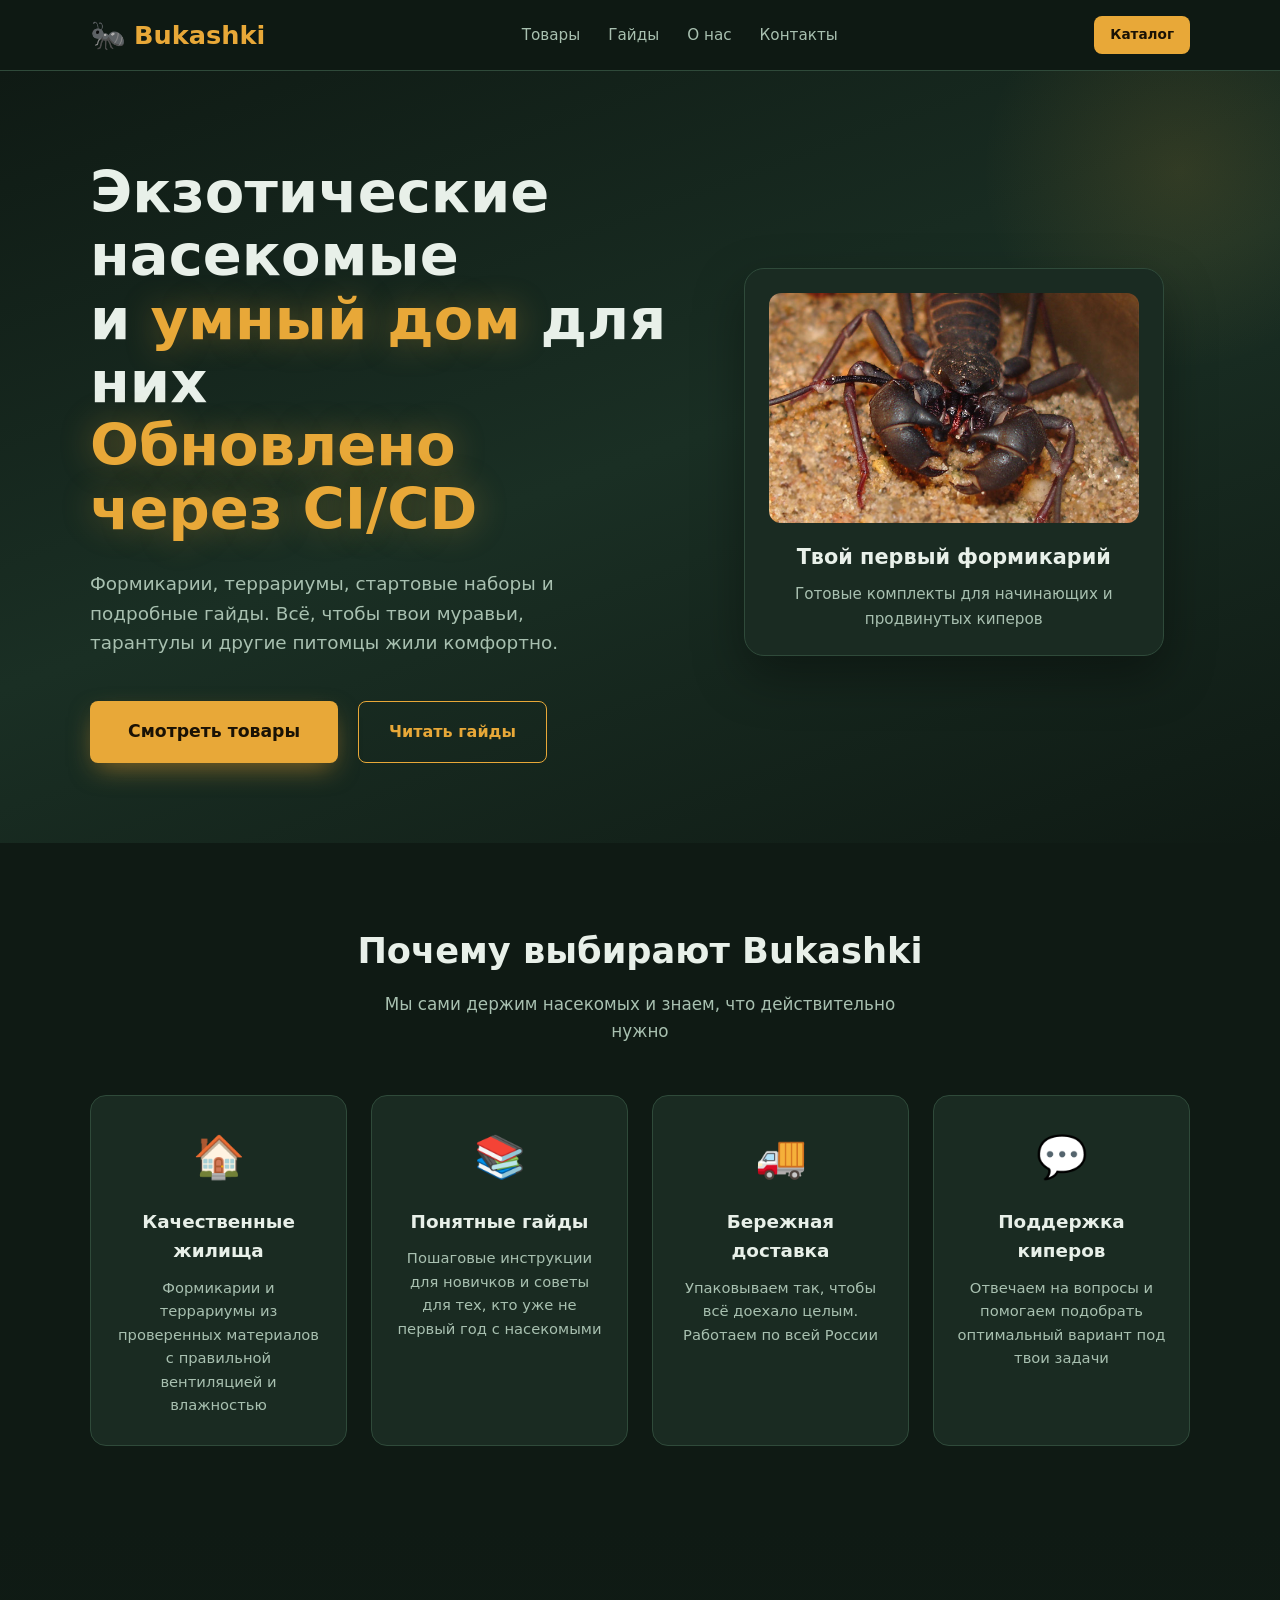
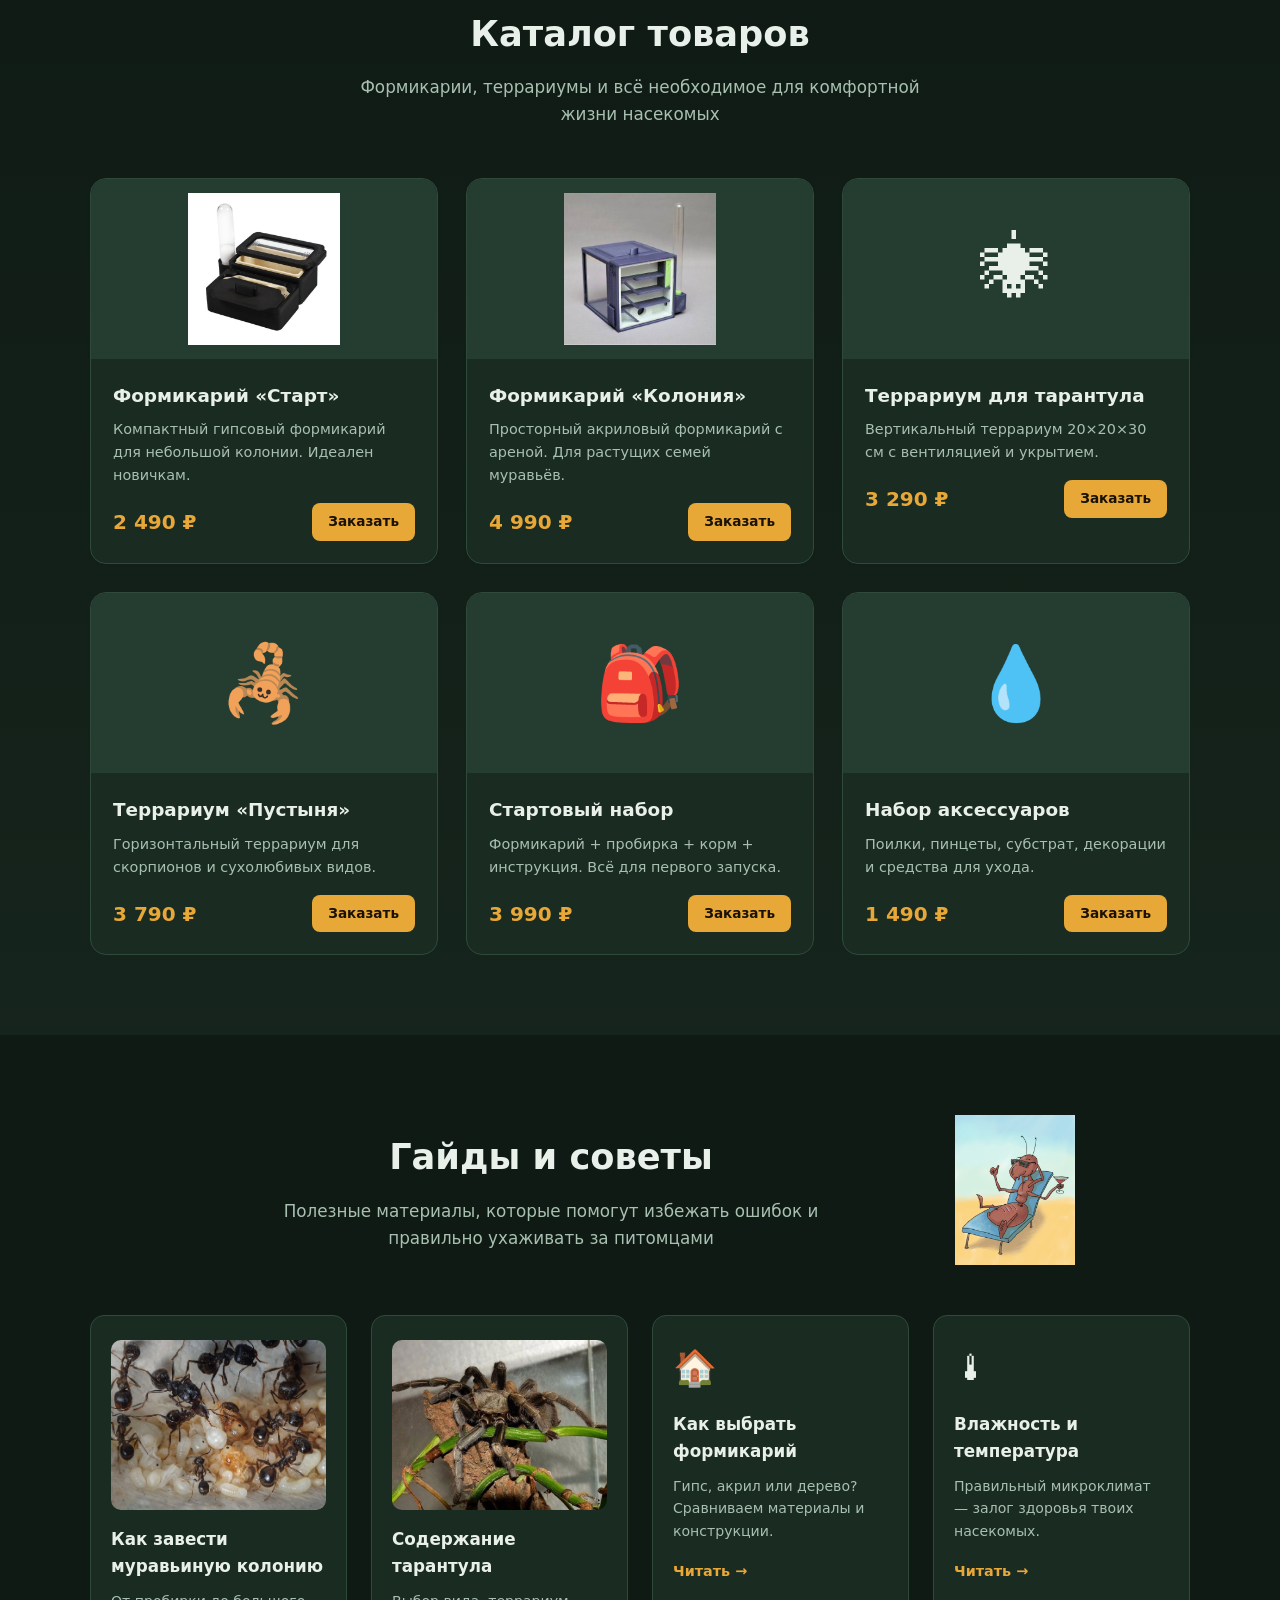
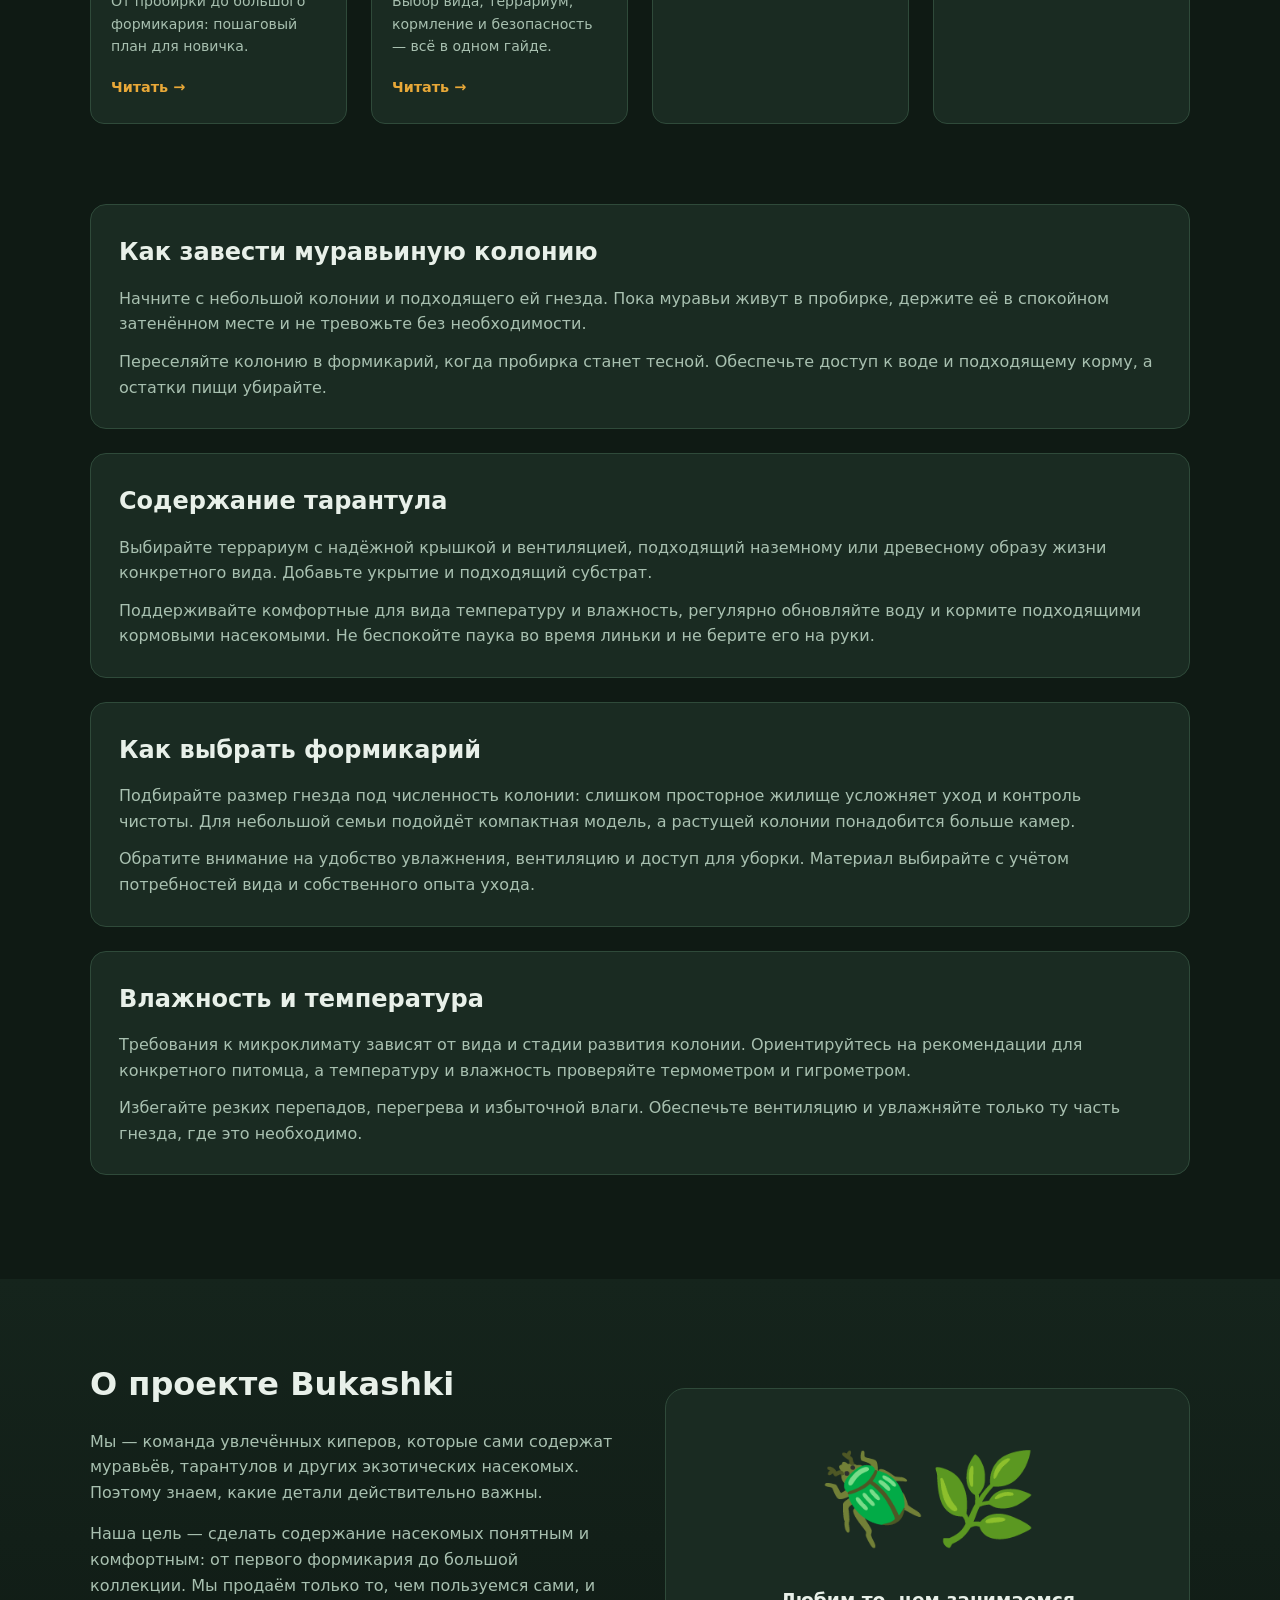
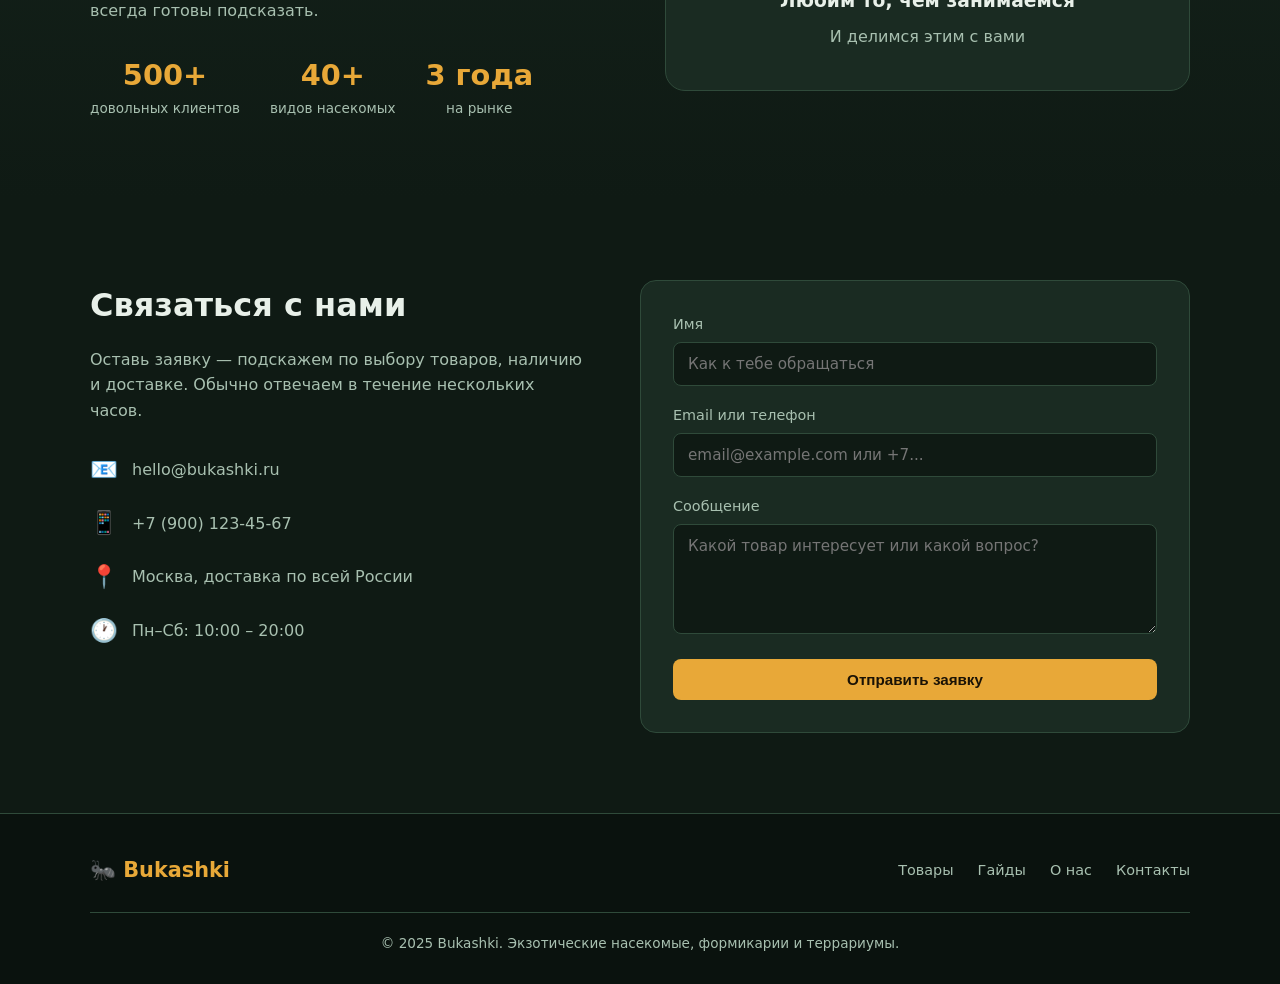
<file: index.html>
<!DOCTYPE html>
<html lang="ru">
<head>
  <meta charset="UTF-8">
  <meta name="viewport" content="width=device-width, initial-scale=1.0">
  <title>Bukashki — Формикарии, муравьи и террариумы для экзотических питомцев</title>
  <meta name="description" content="Формикарии, муравьиные колонии, террариумы и полезные гайды по уходу за экзотическими питомцами. Всё для комфортного старта и содержания от Bukashki.">
  <meta property="og:title" content="Bukashki — Формикарии, муравьи и террариумы">
  <meta property="og:description" content="Формикарии, муравьиные колонии, террариумы и полезные гайды по уходу за экзотическими питомцами.">
  <meta property="og:image" content="images/telifon.jpg">
  <meta property="og:type" content="website">
  <link rel="stylesheet" href="style.css">
</head>
<body>

  <!-- Header -->
  <header>
    <div class="container header-inner">
      <a href="#" class="logo">
        <span>🐜</span> Bukashki
      </a>
      <nav id="nav" class="nav">
        <a href="#catalog">Товары</a>
        <a href="#guides">Гайды</a>
        <a href="#about">О нас</a>
        <a href="#contact">Контакты</a>
        <a href="#catalog" class="btn btn-primary nav-cta">Каталог</a>
      </nav>
      <a href="#catalog" class="btn btn-primary btn-sm">Каталог</a>
      <button class="menu-toggle" id="menu-toggle" aria-label="Открыть меню" aria-expanded="false" aria-controls="nav">
        <span></span>
        <span></span>
        <span></span>
      </button>
    </div>
  </header>

  <!-- Hero -->
  <section class="hero">
    <div class="container hero-content">
      <div class="hero-text">
        <h1>Экзотические насекомые<br>и <span>умный дом</span> для них<br><span style="color: #e8a838;">Обновлено через CI/CD</span></h1>
        <p>Формикарии, террариумы, стартовые наборы и подробные гайды. Всё, чтобы твои муравьи, тарантулы и другие питомцы жили комфортно.</p>
        <div class="hero-buttons">
          <a href="#catalog" class="btn btn-primary">Смотреть товары</a>
          <a href="#guides" class="btn btn-outline">Читать гайды</a>
        </div>
      </div>
      <div class="hero-visual">
        <div class="hero-card">
          <img class="hero-image" src="images/telifon.jpg" alt="Паук-птицеед на грунте в террариуме">
          <h3>Твой первый формикарий</h3>
          <p>Готовые комплекты для начинающих и продвинутых киперов</p>
        </div>
      </div>
    </div>
  </section>

  <!-- Advantages -->
  <section class="advantages" id="advantages">
    <div class="container">
      <div class="section-title">
        <h2>Почему выбирают Bukashki</h2>
        <p>Мы сами держим насекомых и знаем, что действительно нужно</p>
      </div>
      <div class="adv-grid">
        <div class="adv-card">
          <div class="adv-icon">🏠</div>
          <h3>Качественные жилища</h3>
          <p>Формикарии и террариумы из проверенных материалов с правильной вентиляцией и влажностью</p>
        </div>
        <div class="adv-card">
          <div class="adv-icon">📚</div>
          <h3>Понятные гайды</h3>
          <p>Пошаговые инструкции для новичков и советы для тех, кто уже не первый год с насекомыми</p>
        </div>
        <div class="adv-card">
          <div class="adv-icon">🚚</div>
          <h3>Бережная доставка</h3>
          <p>Упаковываем так, чтобы всё доехало целым. Работаем по всей России</p>
        </div>
        <div class="adv-card">
          <div class="adv-icon">💬</div>
          <h3>Поддержка киперов</h3>
          <p>Отвечаем на вопросы и помогаем подобрать оптимальный вариант под твои задачи</p>
        </div>
      </div>
    </div>
  </section>

  <!-- Catalog -->
  <section class="catalog" id="catalog">
    <div class="container">
      <div class="section-title">
        <h2>Каталог товаров</h2>
        <p>Формикарии, террариумы и всё необходимое для комфортной жизни насекомых</p>
      </div>
      <div class="products-grid">
        <div class="product-card">
          <div class="product-image">
            <img src="images/start.webp" alt="Компактный чёрный стартовый формикарий с пробиркой">
          </div>
          <div class="product-body">
            <h3>Формикарий «Старт»</h3>
            <p>Компактный гипсовый формикарий для небольшой колонии. Идеален новичкам.</p>
            <div class="product-footer">
              <span class="price">2 490 ₽</span>
              <a href="#contact" class="btn btn-primary btn-sm">Заказать</a>
            </div>
          </div>
        </div>
        <div class="product-card">
          <div class="product-image">
            <img src="images/form_koloniya.jpg" alt="Просторный формикарий с несколькими камерами для растущей колонии">
          </div>
          <div class="product-body">
            <h3>Формикарий «Колония»</h3>
            <p>Просторный акриловый формикарий с ареной. Для растущих семей муравьёв.</p>
            <div class="product-footer">
              <span class="price">4 990 ₽</span>
              <a href="#contact" class="btn btn-primary btn-sm">Заказать</a>
            </div>
          </div>
        </div>
        <div class="product-card">
          <div class="product-image">🕷</div>
          <div class="product-body">
            <h3>Террариум для тарантула</h3>
            <p>Вертикальный террариум 20×20×30 см с вентиляцией и укрытием.</p>
            <div class="product-footer">
              <span class="price">3 290 ₽</span>
              <a href="#contact" class="btn btn-primary btn-sm">Заказать</a>
            </div>
          </div>
        </div>
        <div class="product-card">
          <div class="product-image">🦂</div>
          <div class="product-body">
            <h3>Террариум «Пустыня»</h3>
            <p>Горизонтальный террариум для скорпионов и сухолюбивых видов.</p>
            <div class="product-footer">
              <span class="price">3 790 ₽</span>
              <a href="#contact" class="btn btn-primary btn-sm">Заказать</a>
            </div>
          </div>
        </div>
        <div class="product-card">
          <div class="product-image">🎒</div>
          <div class="product-body">
            <h3>Стартовый набор</h3>
            <p>Формикарий + пробирка + корм + инструкция. Всё для первого запуска.</p>
            <div class="product-footer">
              <span class="price">3 990 ₽</span>
              <a href="#contact" class="btn btn-primary btn-sm">Заказать</a>
            </div>
          </div>
        </div>
        <div class="product-card">
          <div class="product-image">💧</div>
          <div class="product-body">
            <h3>Набор аксессуаров</h3>
            <p>Поилки, пинцеты, субстрат, декорации и средства для ухода.</p>
            <div class="product-footer">
              <span class="price">1 490 ₽</span>
              <a href="#contact" class="btn btn-primary btn-sm">Заказать</a>
            </div>
          </div>
        </div>
      </div>
    </div>
  </section>

  <!-- Guides -->
  <section class="guides" id="guides">
    <div class="container">
      <div class="guides-intro">
        <div class="section-title">
          <h2>Гайды и советы</h2>
          <p>Полезные материалы, которые помогут избежать ошибок и правильно ухаживать за питомцами</p>
        </div>
        <img class="guides-intro-image" src="images/krutoi_muravei.png" alt="Иллюстрация муравья в очках, отдыхающего на шезлонге">
      </div>
<div class="guides-grid">
  <a class="guide-card" href="#guide-colony">
    <img class="guide-image" src="images/koloniya_murashey.jpg" alt="Муравьиная колония: рабочие муравьи и расплод в гнезде">
    <h3>Как завести муравьиную колонию</h3>
    <p>От пробирки до большого формикария: пошаговый план для новичка.</p>
    <span class="guide-link">Читать →</span>
  </a>

  <a class="guide-card" href="#guide-tarantula">
    <img class="guide-image" src="images/pavuk.jpg" alt="Тарантул крупным планом">
    <h3>Содержание тарантула</h3>
    <p>Выбор вида, террариум, кормление и безопасность — всё в одном гайде.</p>
    <span class="guide-link">Читать →</span>
  </a>

  <a class="guide-card" href="#guide-formicarium">
    <div class="guide-icon">🏠</div>
    <h3>Как выбрать формикарий</h3>
    <p>Гипс, акрил или дерево? Сравниваем материалы и конструкции.</p>
    <span class="guide-link">Читать →</span>
  </a>

  <a class="guide-card" href="#guide-climate">
    <div class="guide-icon">🌡</div>
    <h3>Влажность и температура</h3>
    <p>Правильный микроклимат — залог здоровья твоих насекомых.</p>
    <span class="guide-link">Читать →</span>
  </a>
</div>
  </section>

  <section class="guide-articles" aria-label="Полные тексты гайдов">
    <div class="container">
      <article class="guide-article" id="guide-colony">
        <h2>Как завести муравьиную колонию</h2>
        <p>Начните с небольшой колонии и подходящего ей гнезда. Пока муравьи живут в пробирке, держите её в спокойном затенённом месте и не тревожьте без необходимости.</p>
        <p>Переселяйте колонию в формикарий, когда пробирка станет тесной. Обеспечьте доступ к воде и подходящему корму, а остатки пищи убирайте.</p>
      </article>
      <article class="guide-article" id="guide-tarantula">
        <h2>Содержание тарантула</h2>
        <p>Выбирайте террариум с надёжной крышкой и вентиляцией, подходящий наземному или древесному образу жизни конкретного вида. Добавьте укрытие и подходящий субстрат.</p>
        <p>Поддерживайте комфортные для вида температуру и влажность, регулярно обновляйте воду и кормите подходящими кормовыми насекомыми. Не беспокойте паука во время линьки и не берите его на руки.</p>
      </article>
      <article class="guide-article" id="guide-formicarium">
        <h2>Как выбрать формикарий</h2>
        <p>Подбирайте размер гнезда под численность колонии: слишком просторное жилище усложняет уход и контроль чистоты. Для небольшой семьи подойдёт компактная модель, а растущей колонии понадобится больше камер.</p>
        <p>Обратите внимание на удобство увлажнения, вентиляцию и доступ для уборки. Материал выбирайте с учётом потребностей вида и собственного опыта ухода.</p>
      </article>
      <article class="guide-article" id="guide-climate">
        <h2>Влажность и температура</h2>
        <p>Требования к микроклимату зависят от вида и стадии развития колонии. Ориентируйтесь на рекомендации для конкретного питомца, а температуру и влажность проверяйте термометром и гигрометром.</p>
        <p>Избегайте резких перепадов, перегрева и избыточной влаги. Обеспечьте вентиляцию и увлажняйте только ту часть гнезда, где это необходимо.</p>
      </article>
    </div>
  </section>

  <!-- About -->
  <section class="about" id="about">
    <div class="container">
      <div class="about-content">
        <div class="about-text">
          <h2>О проекте Bukashki</h2>
          <p>Мы — команда увлечённых киперов, которые сами содержат муравьёв, тарантулов и других экзотических насекомых. Поэтому знаем, какие детали действительно важны.</p>
          <p>Наша цель — сделать содержание насекомых понятным и комфортным: от первого формикария до большой коллекции. Мы продаём только то, чем пользуемся сами, и всегда готовы подсказать.</p>
          <div class="about-stats">
            <div class="stat">
              <div class="stat-num">500+</div>
              <div class="stat-label">довольных клиентов</div>
            </div>
            <div class="stat">
              <div class="stat-num">40+</div>
              <div class="stat-label">видов насекомых</div>
            </div>
            <div class="stat">
              <div class="stat-num">3 года</div>
              <div class="stat-label">на рынке</div>
            </div>
          </div>
        </div>
        <div class="about-visual">
          <div class="big-emoji">🪲🌿</div>
          <h3>Любим то, чем занимаемся</h3>
          <p style="color: var(--text-muted); margin-top: 8px;">И делимся этим с вами</p>
        </div>
      </div>
    </div>
  </section>

  <!-- Contact -->
  <section class="contact" id="contact">
    <div class="container">
      <div class="contact-grid">
        <div class="contact-info">
          <h2>Связаться с нами</h2>
          <p>Оставь заявку — подскажем по выбору товаров, наличию и доставке. Обычно отвечаем в течение нескольких часов.</p>
          <div class="contact-item">
            <span>📧</span>
            <div>hello@bukashki.ru</div>
          </div>
          <div class="contact-item">
            <span>📱</span>
            <div>+7 (900) 123-45-67</div>
          </div>
          <div class="contact-item">
            <span>📍</span>
            <div>Москва, доставка по всей России</div>
          </div>
          <div class="contact-item">
            <span>🕐</span>
            <div>Пн–Сб: 10:00 – 20:00</div>
          </div>
        </div>
        <div class="form-card">
          <form onsubmit="event.preventDefault(); alert('Спасибо! Мы свяжемся с тобой в ближайшее время.');">
            <div class="form-group">
              <label for="name">Имя</label>
              <input type="text" id="name" name="name" placeholder="Как к тебе обращаться" required>
            </div>
            <div class="form-group">
              <label for="contact-field">Email или телефон</label>
              <input type="text" id="contact-field" name="contact" placeholder="email@example.com или +7..." required>
            </div>
            <div class="form-group">
              <label for="message">Сообщение</label>
              <textarea id="message" name="message" placeholder="Какой товар интересует или какой вопрос?"></textarea>
            </div>
            <button type="submit" class="btn btn-primary" style="width: 100%;">Отправить заявку</button>
          </form>
        </div>
      </div>
    </div>
  </section>

  <!-- Footer -->
  <footer>
    <div class="container">
      <div class="footer-inner">
        <div class="footer-logo">🐜 Bukashki</div>
        <div class="footer-links">
          <a href="#catalog">Товары</a>
          <a href="#guides">Гайды</a>
          <a href="#about">О нас</a>
          <a href="#contact">Контакты</a>
        </div>
      </div>
      <div class="footer-copy">
        © 2025 Bukashki. Экзотические насекомые, формикарии и террариумы.
      </div>
    </div>
  </footer>

  <script>
    const menuToggle = document.getElementById('menu-toggle');
    const navMenu = document.getElementById('nav');

    function closeMenu() {
      navMenu.classList.remove('open');
      menuToggle.setAttribute('aria-expanded', 'false');
      menuToggle.setAttribute('aria-label', 'Открыть меню');
    }

    menuToggle.addEventListener('click', () => {
      const isOpen = navMenu.classList.toggle('open');
      menuToggle.setAttribute('aria-expanded', String(isOpen));
      menuToggle.setAttribute('aria-label', isOpen ? 'Закрыть меню' : 'Открыть меню');
    });

    navMenu.querySelectorAll('a').forEach((link) => {
      link.addEventListener('click', closeMenu);
    });

    document.addEventListener('keydown', (e) => {
      if (e.key === 'Escape') closeMenu();
    });

    document.addEventListener('click', (e) => {
      if (navMenu.classList.contains('open') && !navMenu.contains(e.target) && !menuToggle.contains(e.target)) {
        closeMenu();
      }
    });
  </script>

</body>
</html>
</file>
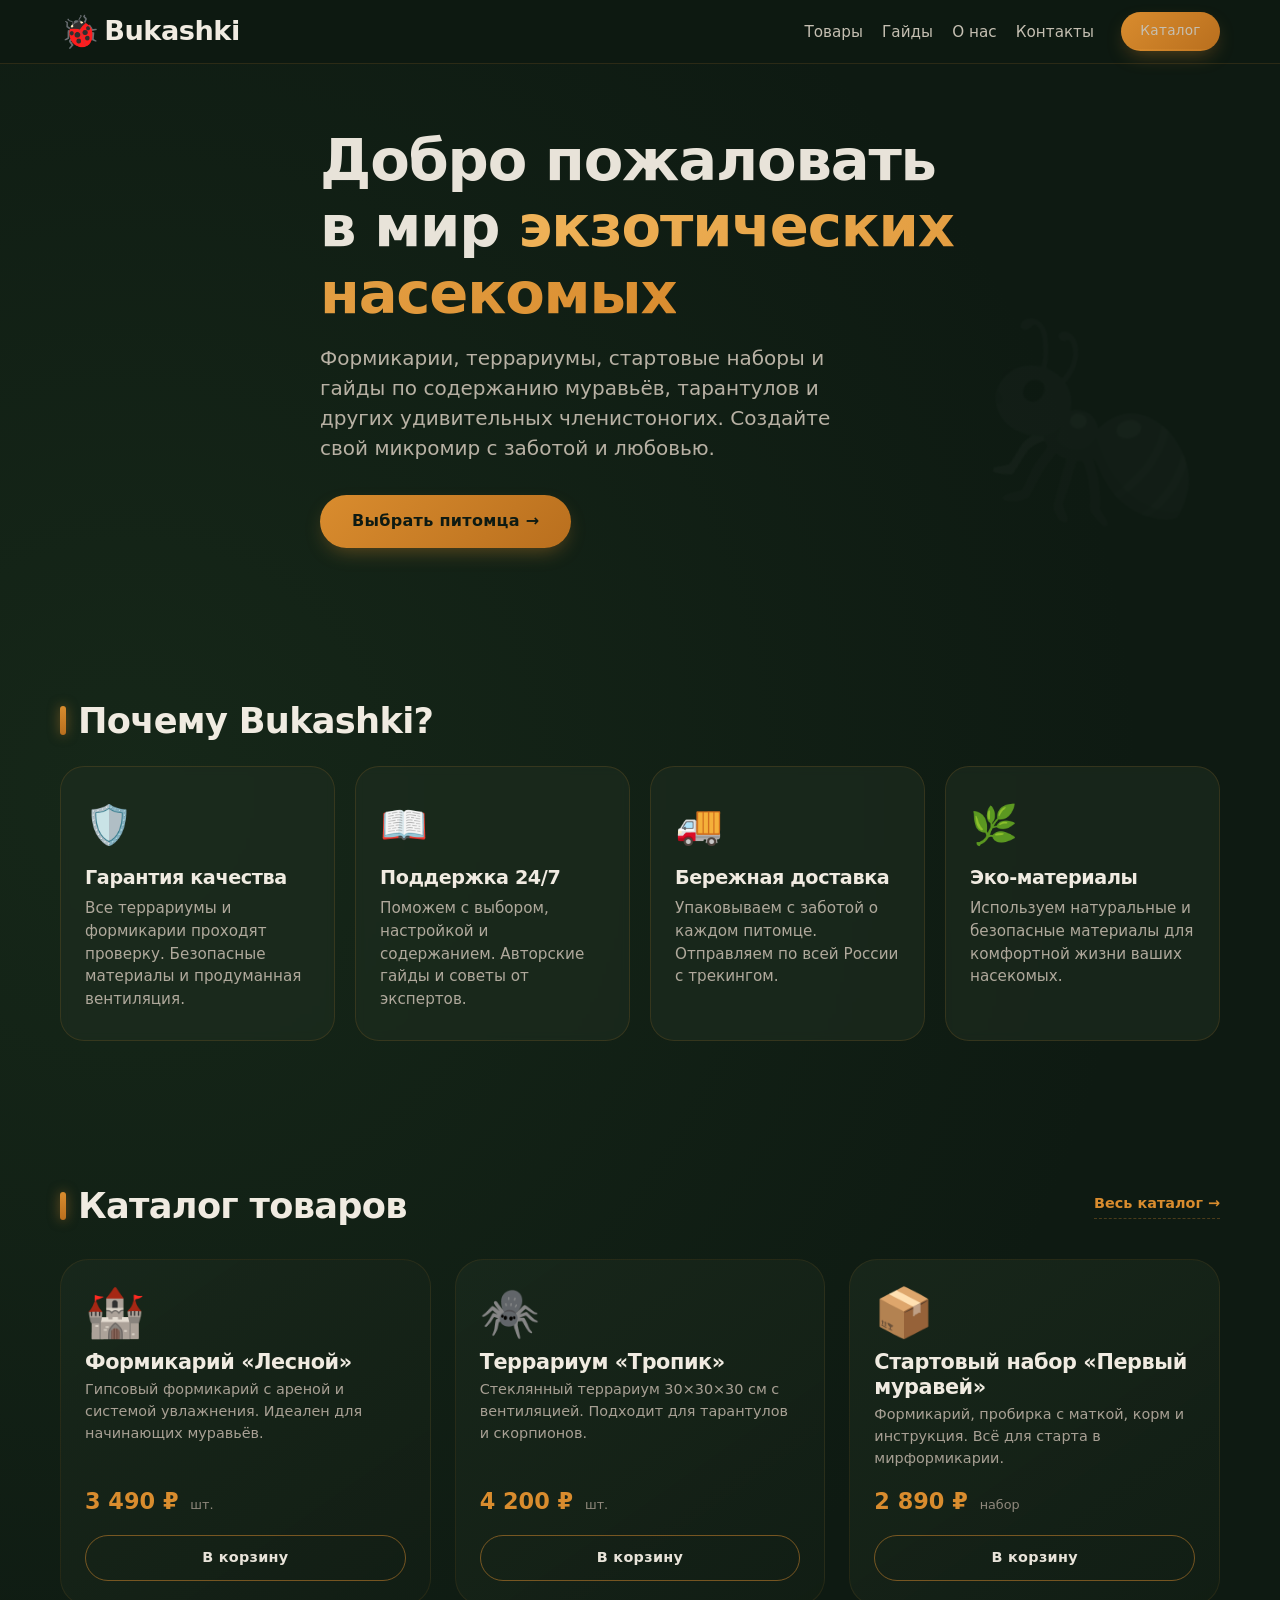
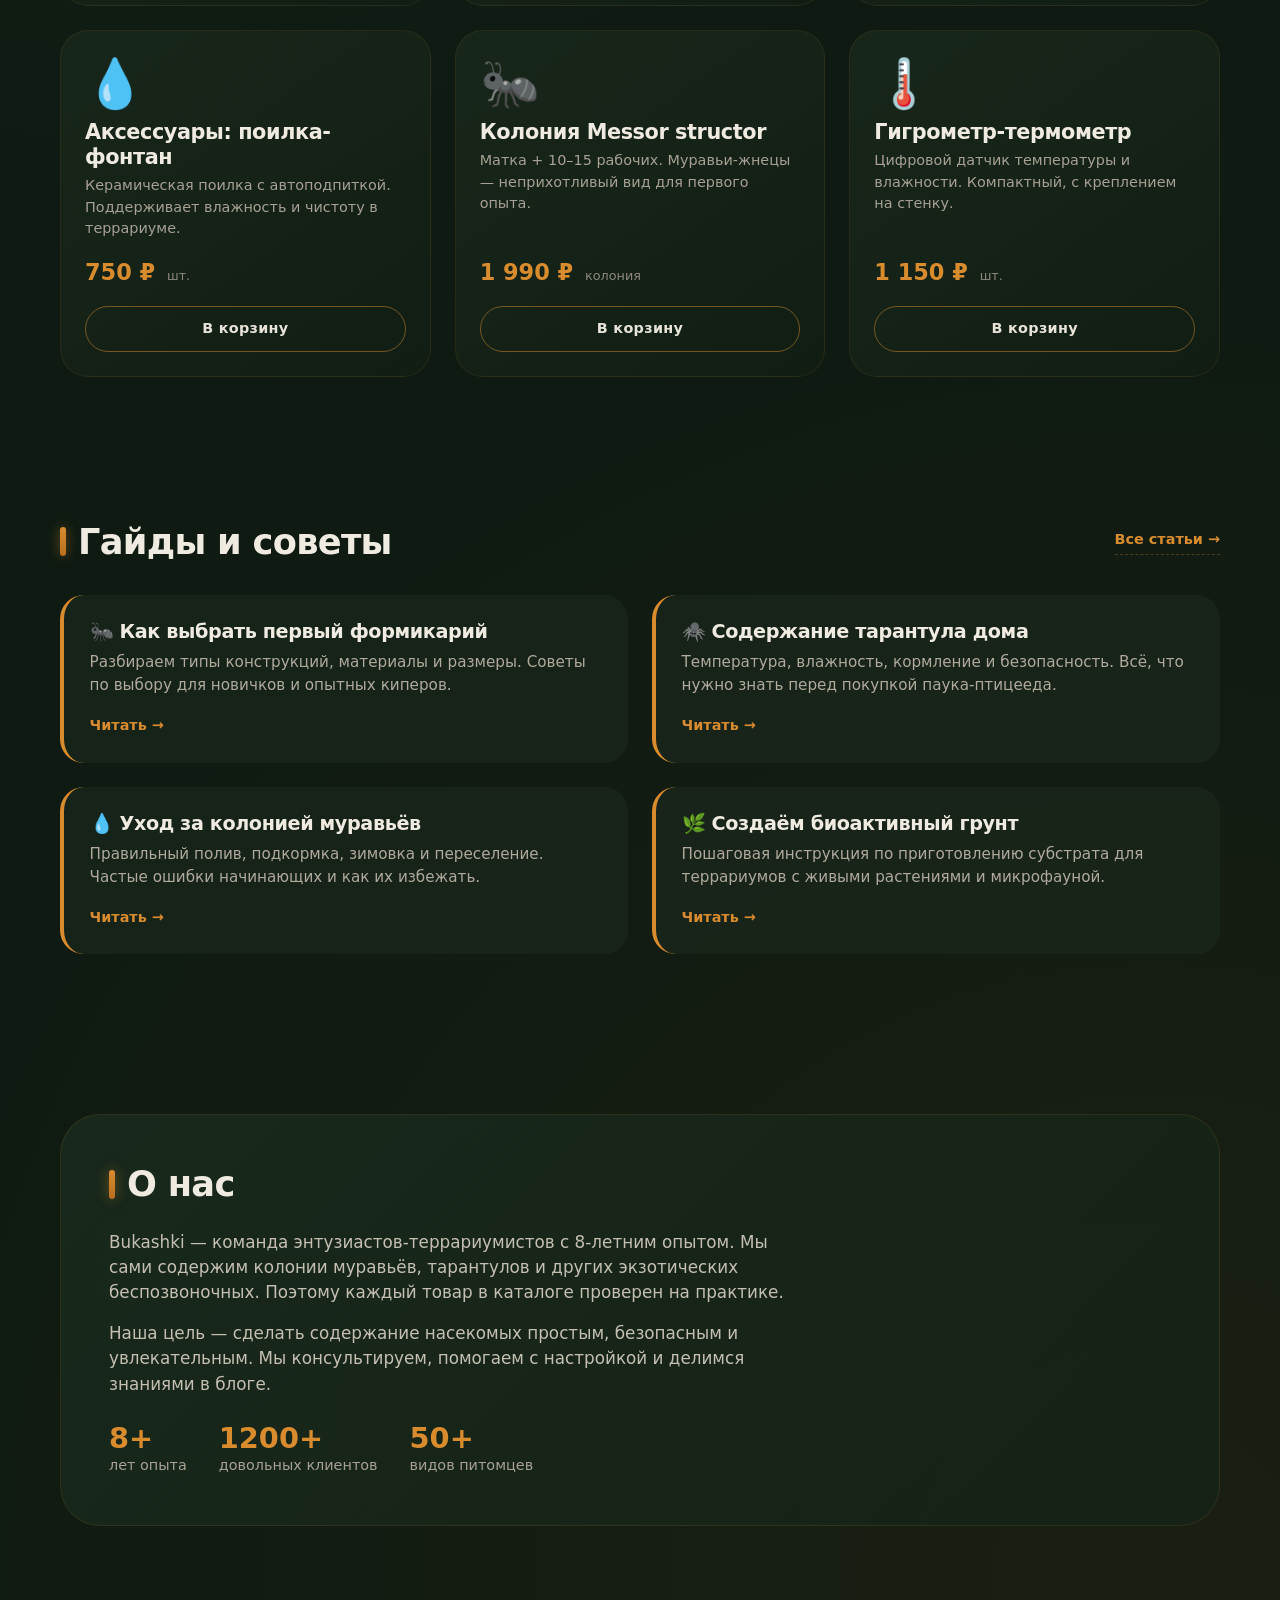
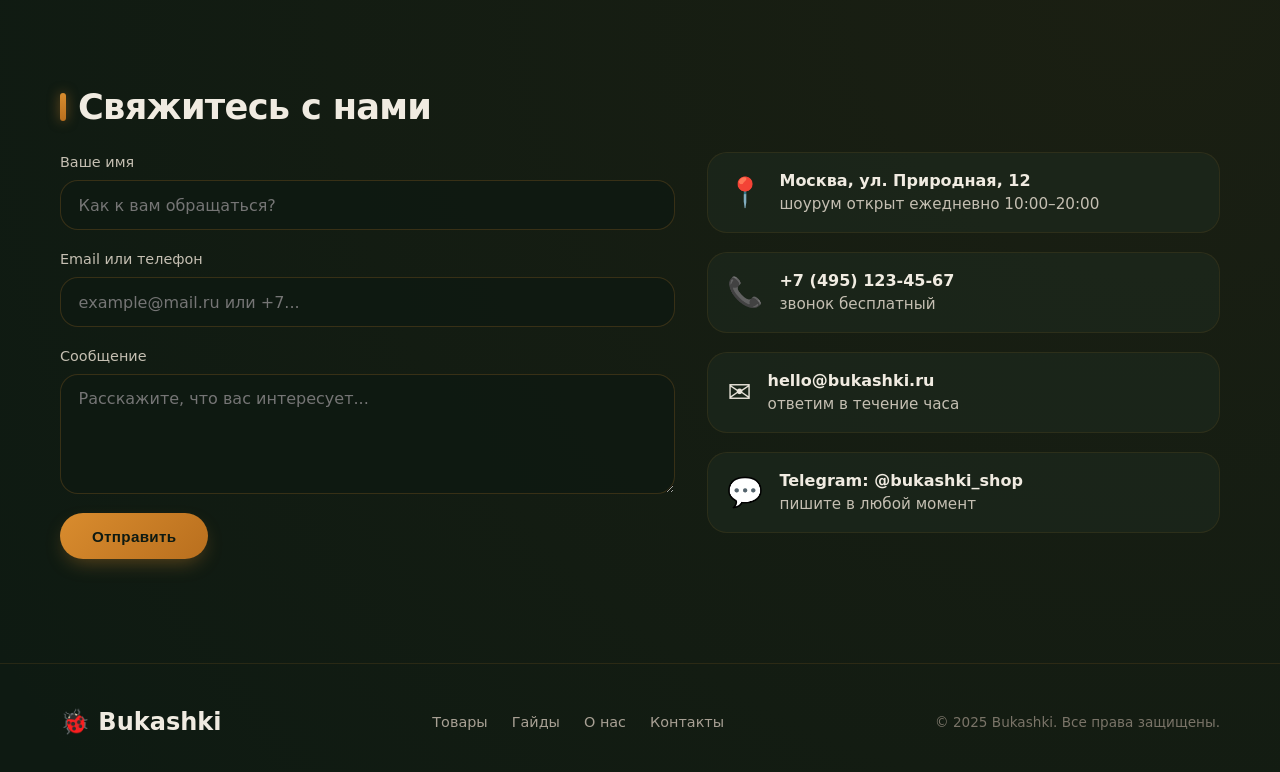
<file: index2.html>
<!DOCTYPE html>
<html lang="ru">
<head>
  <meta charset="UTF-8">
  <meta name="viewport" content="width=device-width, initial-scale=1.0, viewport-fit=cover">
  <title>Bukashki — экзотические питомцы и террариумы</title>
  <style>
    /* ===== RESET & BASE ===== */
    *,
    *::before,
    *::after {
      margin: 0;
      padding: 0;
      box-sizing: border-box;
    }

    html {
      scroll-behavior: smooth;
    }

    body {
      font-family: system-ui, -apple-system, 'Segoe UI', Roboto, 'Helvetica Neue', sans-serif;
      background-color: #0e1a12;
      background-image: radial-gradient(circle at 10% 20%, rgba(40, 70, 40, 0.3) 0%, transparent 30%),
                        radial-gradient(circle at 90% 80%, rgba(100, 60, 20, 0.15) 0%, transparent 40%);
      color: #e8e3d9;
      line-height: 1.5;
      -webkit-font-smoothing: antialiased;
    }

    /* ===== TYPOGRAPHY ===== */
    h1, h2, h3, h4 {
      font-weight: 600;
      letter-spacing: -0.02em;
      line-height: 1.2;
    }

    h2 {
      font-size: 1.8rem;
      margin-bottom: 1.5rem;
      color: #f0ebe1;
      display: flex;
      align-items: center;
      gap: 0.75rem;
    }

    h2::before {
      content: '';
      display: inline-block;
      width: 6px;
      height: 1.8rem;
      background: linear-gradient(to bottom, #d98c2e, #b96f1e);
      border-radius: 3px;
      box-shadow: 0 0 12px rgba(217, 140, 46, 0.5);
    }

    a {
      color: inherit;
      text-decoration: none;
      transition: color 0.2s ease;
    }

    /* ===== LAYOUT ===== */
    .container {
      width: 100%;
      max-width: 1200px;
      margin: 0 auto;
      padding: 0 1.25rem;
    }

    section {
      padding: 3rem 0;
    }

    @media (min-width: 768px) {
      section {
        padding: 4.5rem 0;
      }
      h2 {
        font-size: 2.2rem;
      }
    }

    /* ===== BUTTONS ===== */
    .btn {
      display: inline-flex;
      align-items: center;
      justify-content: center;
      gap: 0.5rem;
      padding: 0.8rem 1.6rem;
      border-radius: 60px;
      font-weight: 600;
      font-size: 0.95rem;
      letter-spacing: 0.3px;
      border: none;
      cursor: pointer;
      transition: all 0.25s ease;
      background: transparent;
      color: #e8e3d9;
      border: 1.5px solid rgba(217, 140, 46, 0.5);
    }

    .btn-primary {
      background: linear-gradient(135deg, #d98c2e, #b96f1e);
      color: #0e1a12;
      border: none;
      box-shadow: 0 8px 20px -6px rgba(217, 140, 46, 0.4);
    }

    .btn-primary:hover {
      background: linear-gradient(135deg, #e89f3a, #c97c22);
      transform: translateY(-2px);
      box-shadow: 0 12px 24px -6px rgba(217, 140, 46, 0.6);
    }

    .btn-outline:hover {
      background: rgba(217, 140, 46, 0.12);
      border-color: #d98c2e;
      transform: translateY(-2px);
    }

    /* ===== HEADER ===== */
    .header {
      position: sticky;
      top: 0;
      z-index: 100;
      background: rgba(14, 26, 18, 0.92);
      backdrop-filter: blur(12px);
      -webkit-backdrop-filter: blur(12px);
      border-bottom: 1px solid rgba(217, 140, 46, 0.15);
      padding: 0.7rem 0;
    }

    .header-inner {
      display: flex;
      align-items: center;
      justify-content: space-between;
      flex-wrap: wrap;
      gap: 0.75rem;
    }

    .logo {
      font-size: 1.7rem;
      font-weight: 700;
      letter-spacing: -0.5px;
      display: flex;
      align-items: center;
      gap: 0.3rem;
      color: #f0ebe1;
    }

    .logo span {
      color: #d98c2e;
      font-size: 2rem;
      line-height: 1;
    }

    .nav {
      display: flex;
      align-items: center;
      gap: 1.2rem;
      flex-wrap: wrap;
      list-style: none;
    }

    .nav a {
      font-size: 0.95rem;
      font-weight: 500;
      color: #c5bfb2;
      padding: 0.3rem 0;
      border-bottom: 2px solid transparent;
      transition: all 0.2s ease;
    }

    .nav a:hover {
      color: #f0ebe1;
      border-bottom-color: #d98c2e;
    }

    .header .btn {
      padding: 0.5rem 1.2rem;
      font-size: 0.85rem;
    }

    @media (max-width: 640px) {
      .header-inner {
        justify-content: center;
      }
      .nav {
        gap: 0.9rem;
        justify-content: center;
      }
      .logo {
        font-size: 1.5rem;
      }
      .logo span {
        font-size: 1.7rem;
      }
    }

    /* ===== HERO ===== */
    .hero {
      padding: 2.5rem 0 3.5rem;
      position: relative;
      overflow: hidden;
    }

    .hero::before {
      content: '🐜';
      position: absolute;
      right: 5%;
      bottom: 10%;
      font-size: 12rem;
      opacity: 0.05;
      transform: rotate(15deg);
      pointer-events: none;
      z-index: 0;
    }

    .hero-content {
      position: relative;
      z-index: 1;
      max-width: 680px;
    }

    .hero h1 {
      font-size: 2.6rem;
      font-weight: 700;
      margin-bottom: 1rem;
      line-height: 1.15;
    }

    .hero h1 span {
      background: linear-gradient(135deg, #f0b45a, #d98c2e);
      -webkit-background-clip: text;
      background-clip: text;
      color: transparent;
    }

    .hero p {
      font-size: 1.1rem;
      color: #b8b1a4;
      margin-bottom: 2rem;
      max-width: 540px;
    }

    .hero .btn {
      font-size: 1rem;
      padding: 0.9rem 2rem;
    }

    @media (min-width: 768px) {
      .hero {
        padding: 4rem 0 5rem;
      }
      .hero h1 {
        font-size: 3.6rem;
      }
      .hero p {
        font-size: 1.25rem;
      }
    }

    /* ===== FEATURES ===== */
    .features-grid {
      display: grid;
      grid-template-columns: 1fr;
      gap: 1.25rem;
    }

    .feature-card {
      background: rgba(30, 45, 32, 0.6);
      backdrop-filter: blur(4px);
      border: 1px solid rgba(217, 140, 46, 0.15);
      border-radius: 24px;
      padding: 1.8rem 1.5rem;
      transition: all 0.25s ease;
    }

    .feature-card:hover {
      border-color: rgba(217, 140, 46, 0.4);
      background: rgba(40, 60, 40, 0.7);
      transform: translateY(-4px);
      box-shadow: 0 16px 32px -12px rgba(0, 0, 0, 0.5);
    }

    .feature-emoji {
      font-size: 2.4rem;
      margin-bottom: 0.8rem;
      display: block;
    }

    .feature-card h3 {
      font-size: 1.2rem;
      margin-bottom: 0.5rem;
      color: #f0ebe1;
    }

    .feature-card p {
      font-size: 0.95rem;
      color: #b0a99c;
    }

    @media (min-width: 640px) {
      .features-grid {
        grid-template-columns: repeat(2, 1fr);
      }
    }

    @media (min-width: 1024px) {
      .features-grid {
        grid-template-columns: repeat(4, 1fr);
      }
    }

    /* ===== CATALOG ===== */
    .catalog-grid {
      display: grid;
      grid-template-columns: 1fr;
      gap: 1.5rem;
    }

    .product-card {
      background: linear-gradient(145deg, rgba(25, 40, 28, 0.9), rgba(18, 30, 20, 0.95));
      border-radius: 28px;
      padding: 1.5rem;
      border: 1px solid rgba(217, 140, 46, 0.1);
      transition: all 0.25s ease;
      display: flex;
      flex-direction: column;
    }

    .product-card:hover {
      border-color: rgba(217, 140, 46, 0.4);
      transform: translateY(-6px);
      box-shadow: 0 20px 36px -12px rgba(0, 0, 0, 0.6);
    }

    .product-emoji {
      font-size: 3rem;
      margin-bottom: 0.5rem;
      line-height: 1.2;
    }

    .product-card h3 {
      font-size: 1.3rem;
      margin-bottom: 0.3rem;
      color: #f0ebe1;
    }

    .product-desc {
      font-size: 0.9rem;
      color: #a8a094;
      margin-bottom: 1rem;
      flex: 1;
    }

    .product-price {
      font-size: 1.4rem;
      font-weight: 700;
      color: #d98c2e;
      margin-bottom: 1rem;
    }

    .product-price small {
      font-size: 0.8rem;
      font-weight: 400;
      color: #8f887c;
      margin-left: 0.25rem;
    }

    .product-card .btn {
      width: 100%;
      padding: 0.7rem;
      font-size: 0.9rem;
    }

    @media (min-width: 640px) {
      .catalog-grid {
        grid-template-columns: repeat(2, 1fr);
      }
    }

    @media (min-width: 1024px) {
      .catalog-grid {
        grid-template-columns: repeat(3, 1fr);
      }
    }

    /* ===== GUIDES ===== */
    .guides-grid {
      display: grid;
      grid-template-columns: 1fr;
      gap: 1.5rem;
    }

    .guide-card {
      background: rgba(30, 45, 32, 0.5);
      border-radius: 24px;
      padding: 1.6rem;
      border-left: 4px solid #d98c2e;
      transition: all 0.25s ease;
    }

    .guide-card:hover {
      background: rgba(40, 60, 40, 0.7);
      transform: translateX(6px);
      box-shadow: 0 8px 20px -8px rgba(0, 0, 0, 0.5);
    }

    .guide-card h3 {
      font-size: 1.2rem;
      margin-bottom: 0.5rem;
      color: #f0ebe1;
      display: flex;
      align-items: center;
      gap: 0.5rem;
    }

    .guide-card p {
      font-size: 0.95rem;
      color: #b0a99c;
      margin-bottom: 1rem;
    }

    .guide-link {
      display: inline-flex;
      align-items: center;
      gap: 0.4rem;
      font-weight: 600;
      font-size: 0.9rem;
      color: #d98c2e;
    }

    .guide-link:hover {
      color: #f0b45a;
      gap: 0.6rem;
    }

    @media (min-width: 768px) {
      .guides-grid {
        grid-template-columns: repeat(2, 1fr);
      }
    }

    /* ===== ABOUT ===== */
    .about {
      background: linear-gradient(135deg, rgba(30, 50, 35, 0.6), rgba(20, 35, 22, 0.8));
      border-radius: 40px;
      padding: 2rem 1.5rem;
      border: 1px solid rgba(217, 140, 46, 0.12);
      margin: 1rem 0;
    }

    .about p {
      font-size: 1.05rem;
      color: #c5bfb2;
      margin-bottom: 1rem;
      max-width: 700px;
    }

    .about-stats {
      display: flex;
      flex-wrap: wrap;
      gap: 2rem;
      margin-top: 1.5rem;
    }

    .stat-item {
      display: flex;
      flex-direction: column;
    }

    .stat-number {
      font-size: 1.8rem;
      font-weight: 700;
      color: #d98c2e;
      line-height: 1.2;
    }

    .stat-label {
      font-size: 0.9rem;
      color: #a8a094;
    }

    @media (min-width: 768px) {
      .about {
        padding: 3rem;
      }
    }

    /* ===== CONTACT FORM ===== */
    .contact-grid {
      display: grid;
      grid-template-columns: 1fr;
      gap: 2rem;
    }

    .contact-form {
      display: flex;
      flex-direction: column;
      gap: 1.2rem;
    }

    .form-group {
      display: flex;
      flex-direction: column;
      gap: 0.4rem;
    }

    .form-group label {
      font-size: 0.9rem;
      font-weight: 500;
      color: #c5bfb2;
    }

    .form-group input,
    .form-group textarea {
      padding: 0.9rem 1.1rem;
      border-radius: 18px;
      border: 1.5px solid rgba(217, 140, 46, 0.2);
      background: rgba(14, 26, 18, 0.8);
      color: #e8e3d9;
      font-size: 1rem;
      font-family: inherit;
      transition: all 0.2s ease;
      outline: none;
      resize: vertical;
    }

    .form-group input:focus,
    .form-group textarea:focus {
      border-color: #d98c2e;
      box-shadow: 0 0 0 4px rgba(217, 140, 46, 0.1);
    }

    .form-group textarea {
      min-height: 120px;
    }

    .contact-info {
      display: flex;
      flex-direction: column;
      gap: 1.2rem;
    }

    .contact-info-item {
      display: flex;
      align-items: center;
      gap: 1rem;
      background: rgba(30, 45, 32, 0.5);
      padding: 1rem 1.2rem;
      border-radius: 20px;
      border: 1px solid rgba(217, 140, 46, 0.1);
      transition: border-color 0.2s ease;
    }

    .contact-info-item:hover {
      border-color: rgba(217, 140, 46, 0.3);
    }

    .contact-info-item .emoji {
      font-size: 1.8rem;
    }

    .contact-info-item .text {
      font-size: 0.95rem;
      color: #c5bfb2;
    }

    .contact-info-item .text strong {
      color: #f0ebe1;
      display: block;
      font-size: 1rem;
    }

    @media (min-width: 768px) {
      .contact-grid {
        grid-template-columns: 1.2fr 1fr;
        align-items: start;
      }
    }

    /* ===== FOOTER ===== */
    .footer {
      border-top: 1px solid rgba(217, 140, 46, 0.12);
      padding: 2.5rem 0 2rem;
      margin-top: 2rem;
    }

    .footer-inner {
      display: flex;
      flex-direction: column;
      gap: 1.5rem;
      align-items: center;
      text-align: center;
    }

    .footer-logo {
      font-size: 1.5rem;
      font-weight: 700;
      color: #f0ebe1;
    }

    .footer-logo span {
      color: #d98c2e;
    }

    .footer-nav {
      display: flex;
      flex-wrap: wrap;
      justify-content: center;
      gap: 1.5rem;
      list-style: none;
    }

    .footer-nav a {
      font-size: 0.9rem;
      color: #a8a094;
    }

    .footer-nav a:hover {
      color: #d98c2e;
    }

    .copyright {
      font-size: 0.85rem;
      color: #7a7468;
    }

    @media (min-width: 768px) {
      .footer-inner {
        flex-direction: row;
        justify-content: space-between;
        text-align: left;
      }
    }

    /* ===== UTILITIES ===== */
    .section-header {
      display: flex;
      align-items: center;
      justify-content: space-between;
      flex-wrap: wrap;
      gap: 1rem;
      margin-bottom: 2rem;
    }

    .section-header h2 {
      margin-bottom: 0;
    }

    .view-all {
      font-size: 0.9rem;
      font-weight: 600;
      color: #d98c2e;
      display: inline-flex;
      align-items: center;
      gap: 0.3rem;
      border-bottom: 1px dashed rgba(217, 140, 46, 0.3);
      padding-bottom: 0.2rem;
    }

    .view-all:hover {
      color: #f0b45a;
      border-bottom-color: #d98c2e;
    }

    /* focus for accessibility */
    a:focus-visible,
    button:focus-visible,
    input:focus-visible,
    textarea:focus-visible {
      outline: 2px solid #d98c2e;
      outline-offset: 4px;
    }
  </style>
</head>
<body>
  <!-- ===== HEADER ===== -->
  <header class="header">
    <div class="container header-inner">
      <a href="#" class="logo" aria-label="Bukashki — на главную">
        <span>🐞</span> Bukashki
      </a>
      <nav aria-label="Основная навигация">
        <ul class="nav">
          <li><a href="#catalog">Товары</a></li>
          <li><a href="#guides">Гайды</a></li>
          <li><a href="#about">О нас</a></li>
          <li><a href="#contacts">Контакты</a></li>
          <li><a href="#catalog" class="btn btn-primary" style="margin-left: 0.5rem;">Каталог</a></li>
        </ul>
      </nav>
    </div>
  </header>

  <main>
    <!-- ===== HERO ===== -->
    <section class="hero">
      <div class="container hero-content">
        <h1>Добро пожаловать в мир <span>экзотических насекомых</span></h1>
        <p>Формикарии, террариумы, стартовые наборы и гайды по содержанию муравьёв, тарантулов и других удивительных членистоногих. Создайте свой микромир с заботой и любовью.</p>
        <a href="#catalog" class="btn btn-primary">Выбрать питомца →</a>
      </div>
    </section>

    <!-- ===== FEATURES ===== -->
    <section aria-labelledby="features-title">
      <div class="container">
        <h2 id="features-title">Почему Bukashki?</h2>
        <div class="features-grid">
          <article class="feature-card">
            <span class="feature-emoji">🛡️</span>
            <h3>Гарантия качества</h3>
            <p>Все террариумы и формикарии проходят проверку. Безопасные материалы и продуманная вентиляция.</p>
          </article>
          <article class="feature-card">
            <span class="feature-emoji">📖</span>
            <h3>Поддержка 24/7</h3>
            <p>Поможем с выбором, настройкой и содержанием. Авторские гайды и советы от экспертов.</p>
          </article>
          <article class="feature-card">
            <span class="feature-emoji">🚚</span>
            <h3>Бережная доставка</h3>
            <p>Упаковываем с заботой о каждом питомце. Отправляем по всей России с трекингом.</p>
          </article>
          <article class="feature-card">
            <span class="feature-emoji">🌿</span>
            <h3>Эко-материалы</h3>
            <p>Используем натуральные и безопасные материалы для комфортной жизни ваших насекомых.</p>
          </article>
        </div>
      </div>
    </section>

    <!-- ===== CATALOG ===== -->
    <section id="catalog" aria-labelledby="catalog-title">
      <div class="container">
        <div class="section-header">
          <h2 id="catalog-title">Каталог товаров</h2>
          <a href="#catalog" class="view-all">Весь каталог →</a>
        </div>
        <div class="catalog-grid">
          <!-- 1 -->
          <article class="product-card">
            <div class="product-emoji">🏰</div>
            <h3>Формикарий «Лесной»</h3>
            <p class="product-desc">Гипсовый формикарий с ареной и системой увлажнения. Идеален для начинающих муравьёв.</p>
            <div class="product-price">3 490 ₽ <small>шт.</small></div>
            <a href="#" class="btn btn-outline">В корзину</a>
          </article>
          <!-- 2 -->
          <article class="product-card">
            <div class="product-emoji">🕷️</div>
            <h3>Террариум «Тропик»</h3>
            <p class="product-desc">Стеклянный террариум 30×30×30 см с вентиляцией. Подходит для тарантулов и скорпионов.</p>
            <div class="product-price">4 200 ₽ <small>шт.</small></div>
            <a href="#" class="btn btn-outline">В корзину</a>
          </article>
          <!-- 3 -->
          <article class="product-card">
            <div class="product-emoji">📦</div>
            <h3>Стартовый набор «Первый муравей»</h3>
            <p class="product-desc">Формикарий, пробирка с маткой, корм и инструкция. Всё для старта в мирформикарии.</p>
            <div class="product-price">2 890 ₽ <small>набор</small></div>
            <a href="#" class="btn btn-outline">В корзину</a>
          </article>
          <!-- 4 -->
          <article class="product-card">
            <div class="product-emoji">💧</div>
            <h3>Аксессуары: поилка-фонтан</h3>
            <p class="product-desc">Керамическая поилка с автоподпиткой. Поддерживает влажность и чистоту в террариуме.</p>
            <div class="product-price">750 ₽ <small>шт.</small></div>
            <a href="#" class="btn btn-outline">В корзину</a>
          </article>
          <!-- 5 -->
          <article class="product-card">
            <div class="product-emoji">🐜</div>
            <h3>Колония Messor structor</h3>
            <p class="product-desc">Матка + 10–15 рабочих. Муравьи-жнецы — неприхотливый вид для первого опыта.</p>
            <div class="product-price">1 990 ₽ <small>колония</small></div>
            <a href="#" class="btn btn-outline">В корзину</a>
          </article>
          <!-- 6 -->
          <article class="product-card">
            <div class="product-emoji">🌡️</div>
            <h3>Гигрометр-термометр</h3>
            <p class="product-desc">Цифровой датчик температуры и влажности. Компактный, с креплением на стенку.</p>
            <div class="product-price">1 150 ₽ <small>шт.</small></div>
            <a href="#" class="btn btn-outline">В корзину</a>
          </article>
        </div>
      </div>
    </section>

    <!-- ===== GUIDES ===== -->
    <section id="guides" aria-labelledby="guides-title">
      <div class="container">
        <div class="section-header">
          <h2 id="guides-title">Гайды и советы</h2>
          <a href="#guides" class="view-all">Все статьи →</a>
        </div>
        <div class="guides-grid">
          <article class="guide-card">
            <h3>🐜 Как выбрать первый формикарий</h3>
            <p>Разбираем типы конструкций, материалы и размеры. Советы по выбору для новичков и опытных киперов.</p>
            <a href="#" class="guide-link">Читать →</a>
          </article>
          <article class="guide-card">
            <h3>🕷️ Содержание тарантула дома</h3>
            <p>Температура, влажность, кормление и безопасность. Всё, что нужно знать перед покупкой паука-птицееда.</p>
            <a href="#" class="guide-link">Читать →</a>
          </article>
          <article class="guide-card">
            <h3>💧 Уход за колонией муравьёв</h3>
            <p>Правильный полив, подкормка, зимовка и переселение. Частые ошибки начинающих и как их избежать.</p>
            <a href="#" class="guide-link">Читать →</a>
          </article>
          <article class="guide-card">
            <h3>🌿 Создаём биоактивный грунт</h3>
            <p>Пошаговая инструкция по приготовлению субстрата для террариумов с живыми растениями и микрофауной.</p>
            <a href="#" class="guide-link">Читать →</a>
          </article>
        </div>
      </div>
    </section>

    <!-- ===== ABOUT ===== -->
    <section id="about" aria-labelledby="about-title">
      <div class="container">
        <div class="about">
          <h2 id="about-title">О нас</h2>
          <p>Bukashki — команда энтузиастов-террариумистов с 8-летним опытом. Мы сами содержим колонии муравьёв, тарантулов и других экзотических беспозвоночных. Поэтому каждый товар в каталоге проверен на практике.</p>
          <p>Наша цель — сделать содержание насекомых простым, безопасным и увлекательным. Мы консультируем, помогаем с настройкой и делимся знаниями в блоге.</p>
          <div class="about-stats">
            <div class="stat-item">
              <span class="stat-number">8+</span>
              <span class="stat-label">лет опыта</span>
            </div>
            <div class="stat-item">
              <span class="stat-number">1200+</span>
              <span class="stat-label">довольных клиентов</span>
            </div>
            <div class="stat-item">
              <span class="stat-number">50+</span>
              <span class="stat-label">видов питомцев</span>
            </div>
          </div>
        </div>
      </div>
    </section>

    <!-- ===== CONTACTS ===== -->
    <section id="contacts" aria-labelledby="contacts-title">
      <div class="container">
        <h2 id="contacts-title">Свяжитесь с нами</h2>
        <div class="contact-grid">
          <form class="contact-form" action="#" method="post">
            <div class="form-group">
              <label for="name">Ваше имя</label>
              <input type="text" id="name" name="name" placeholder="Как к вам обращаться?" required>
            </div>
            <div class="form-group">
              <label for="email">Email или телефон</label>
              <input type="text" id="email" name="email" placeholder="example@mail.ru или +7..." required>
            </div>
            <div class="form-group">
              <label for="message">Сообщение</label>
              <textarea id="message" name="message" placeholder="Расскажите, что вас интересует..."></textarea>
            </div>
            <button type="submit" class="btn btn-primary" style="align-self: flex-start; padding: 0.9rem 2rem;">Отправить</button>
          </form>
          <div class="contact-info">
            <div class="contact-info-item">
              <span class="emoji">📍</span>
              <div class="text"><strong>Москва, ул. Природная, 12</strong> шоурум открыт ежедневно 10:00–20:00</div>
            </div>
            <div class="contact-info-item">
              <span class="emoji">📞</span>
              <div class="text"><strong>+7 (495) 123-45-67</strong> звонок бесплатный</div>
            </div>
            <div class="contact-info-item">
              <span class="emoji">✉️</span>
              <div class="text"><strong>hello@bukashki.ru</strong> ответим в течение часа</div>
            </div>
            <div class="contact-info-item">
              <span class="emoji">💬</span>
              <div class="text"><strong>Telegram: @bukashki_shop</strong> пишите в любой момент</div>
            </div>
          </div>
        </div>
      </div>
    </section>
  </main>

  <!-- ===== FOOTER ===== -->
  <footer class="footer">
    <div class="container footer-inner">
      <div class="footer-logo"><span>🐞</span> Bukashki</div>
      <ul class="footer-nav">
        <li><a href="#catalog">Товары</a></li>
        <li><a href="#guides">Гайды</a></li>
        <li><a href="#about">О нас</a></li>
        <li><a href="#contacts">Контакты</a></li>
      </ul>
      <div class="copyright">© 2025 Bukashki. Все права защищены.</div>
    </div>
  </footer>
</body>
</html>
</file>
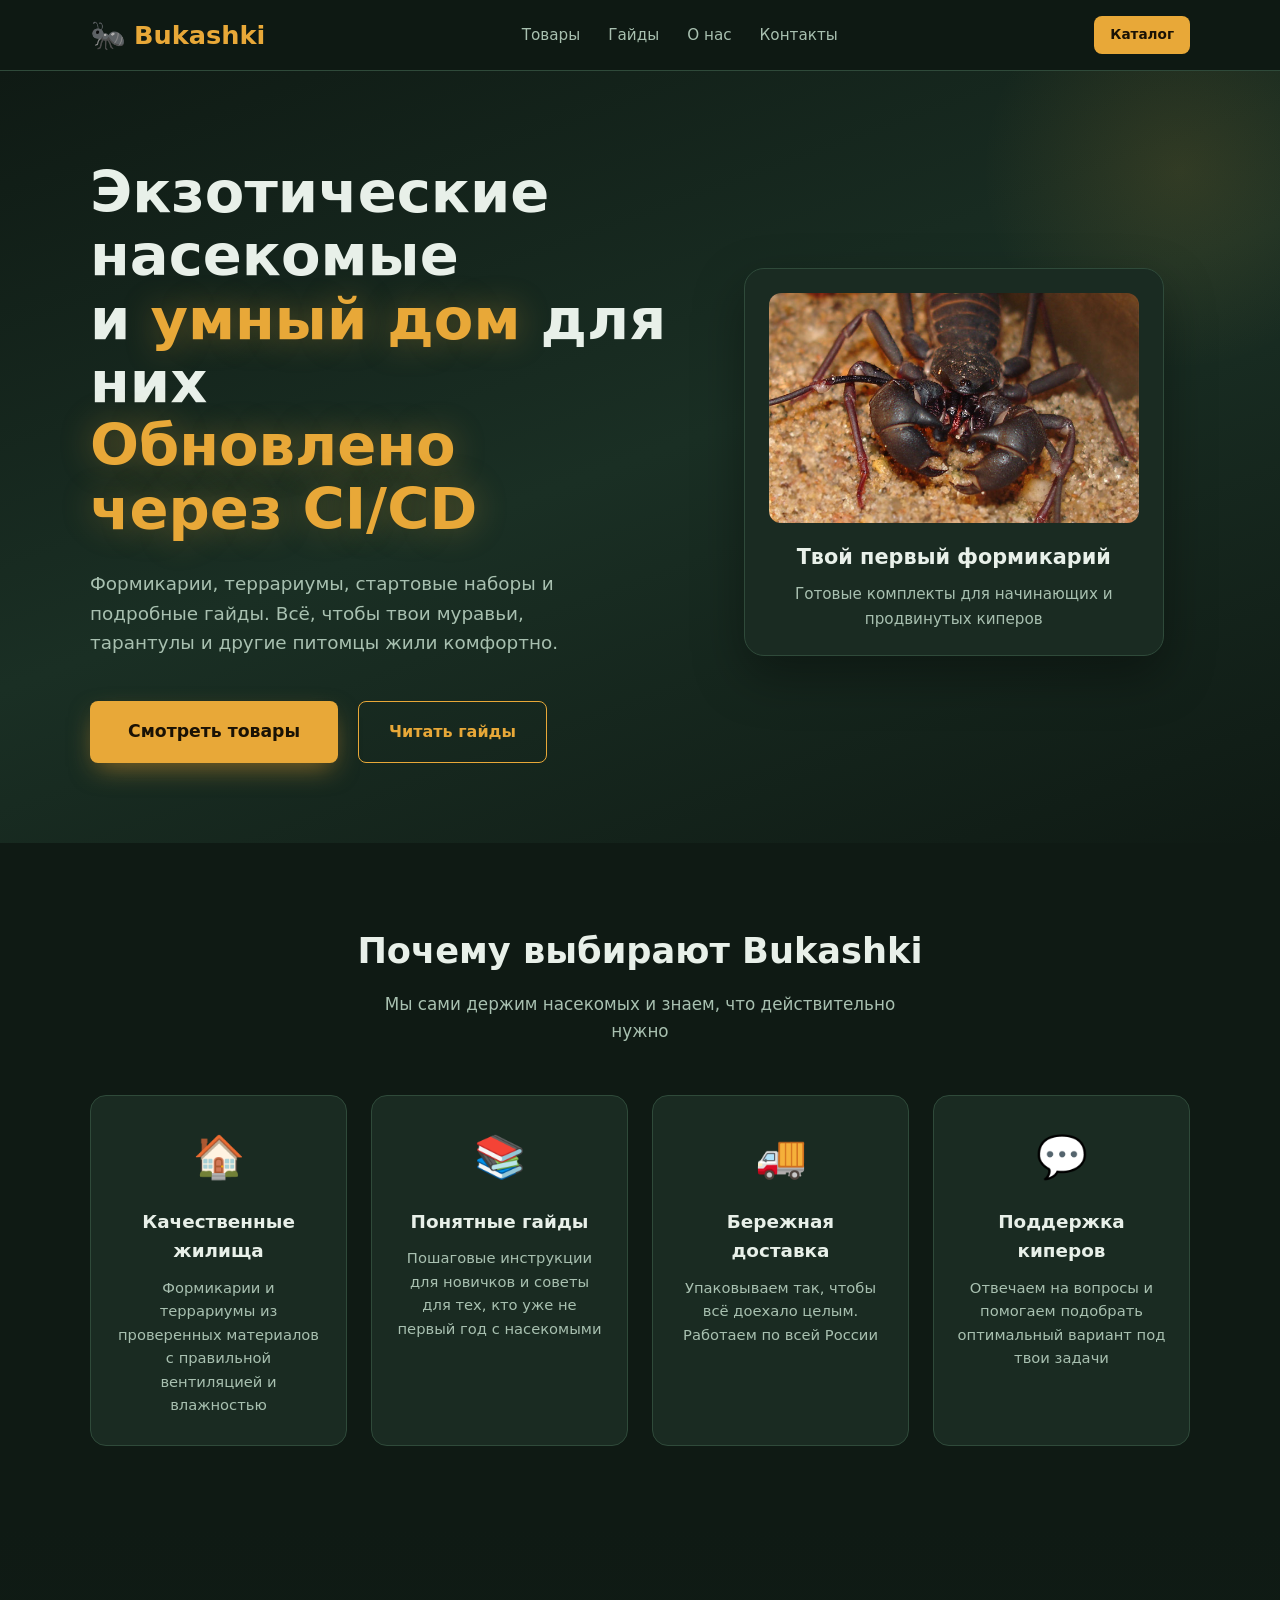
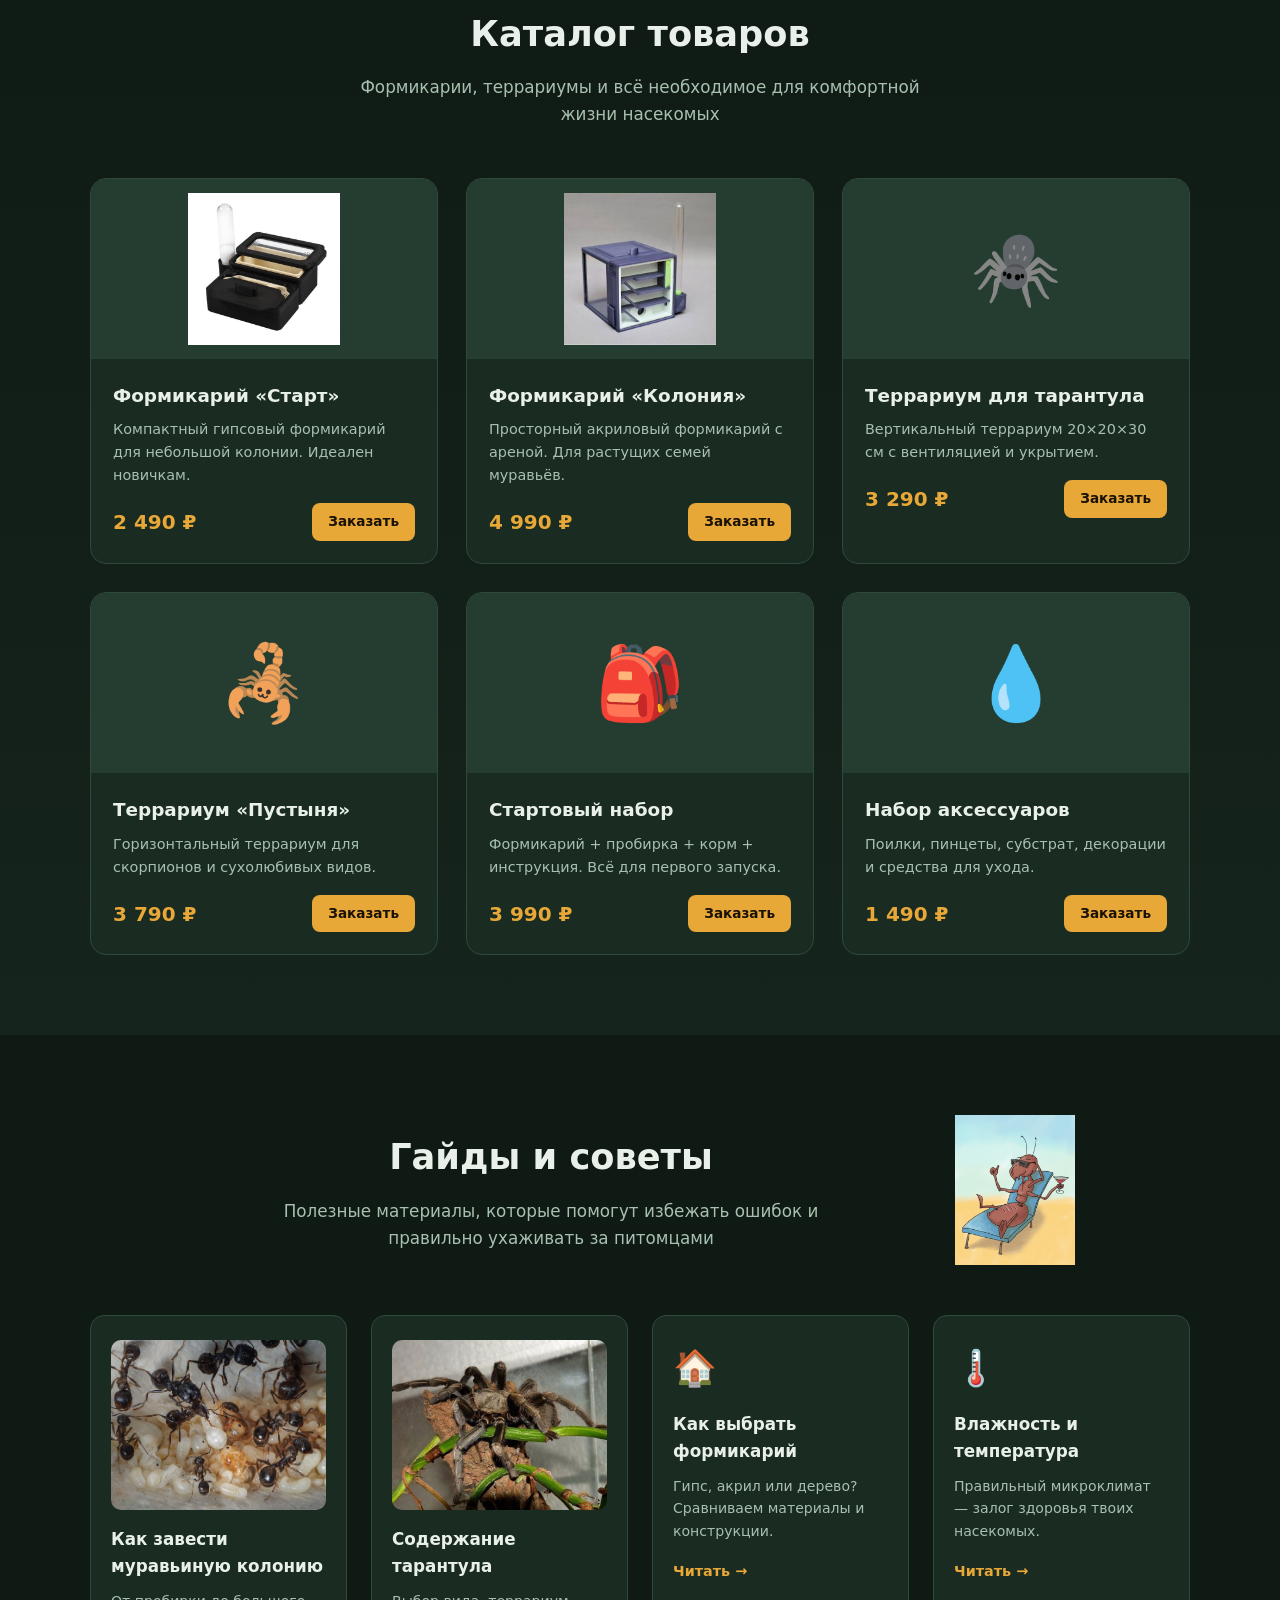
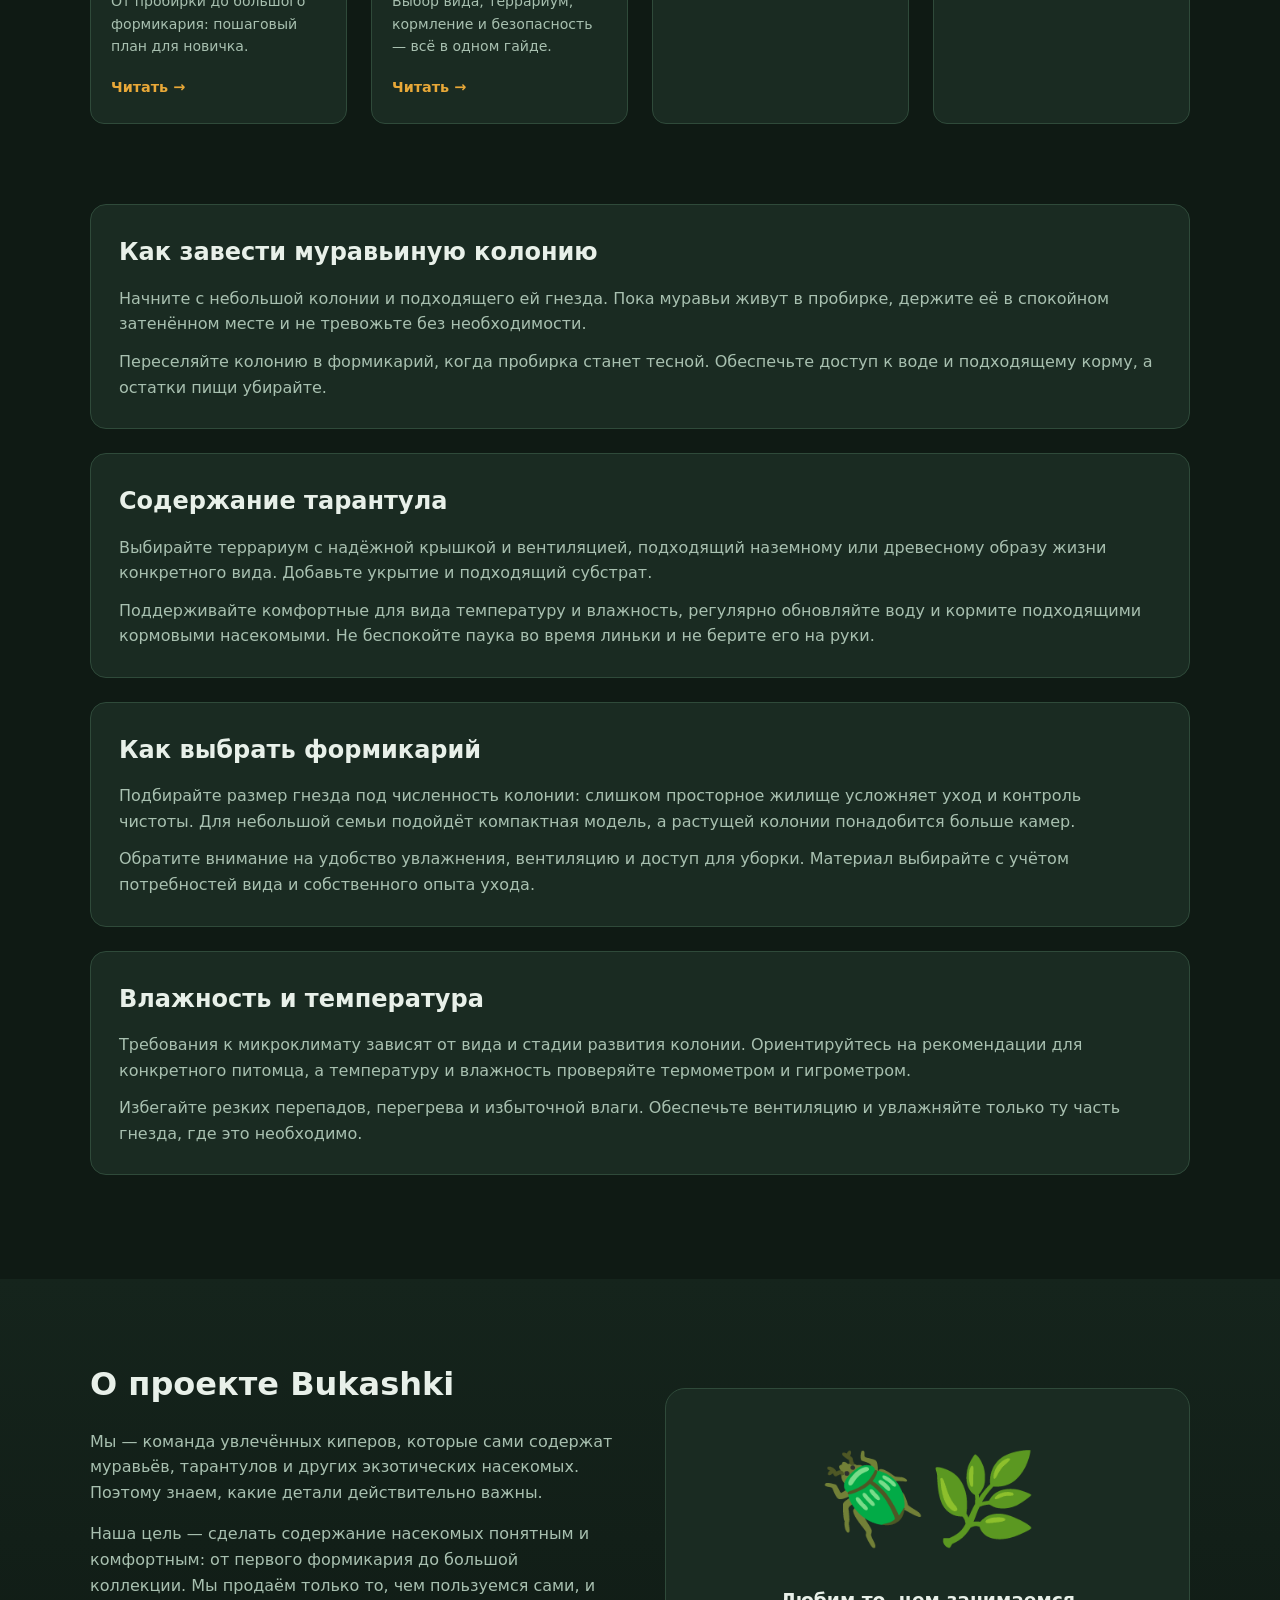
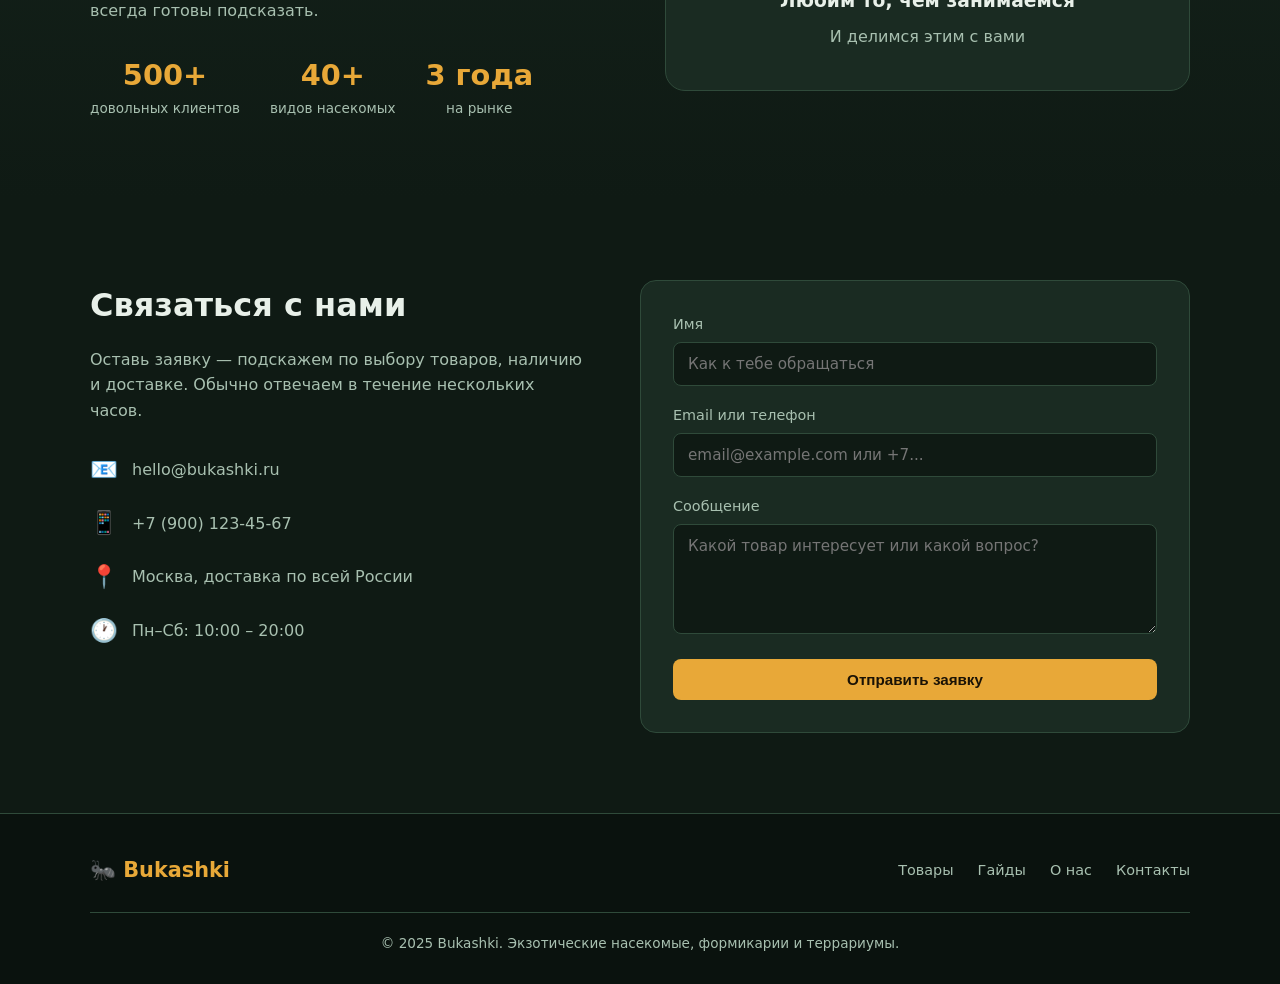
<file: index_test.html>
<!DOCTYPE html>
<html lang="ru">
<head>
  <meta charset="UTF-8">
  <meta name="viewport" content="width=device-width, initial-scale=1.0">
  <title>Bukashki — Формикарии, муравьи и террариумы для экзотических питомцев</title>
  <meta name="description" content="Формикарии, муравьиные колонии, террариумы и полезные гайды по уходу за экзотическими питомцами. Всё для комфортного старта и содержания от Bukashki.">
  <meta property="og:title" content="Bukashki — Формикарии, муравьи и террариумы">
  <meta property="og:description" content="Формикарии, муравьиные колонии, террариумы и полезные гайды по уходу за экзотическими питомцами.">
  <meta property="og:image" content="images/telifon.jpg">
  <meta property="og:type" content="website">
  <link rel="stylesheet" href="style.css">
</head>
<body>

  <!-- Header -->
  <header>
    <div class="container header-inner">
      <a href="#" class="logo">
        <span>🐜</span> Bukashki
      </a>
      <nav id="nav" class="nav">
        <a href="#catalog">Товары</a>
        <a href="#guides">Гайды</a>
        <a href="#about">О нас</a>
        <a href="#contact">Контакты</a>
        <a href="#catalog" class="btn btn-primary nav-cta">Каталог</a>
      </nav>
      <a href="#catalog" class="btn btn-primary btn-sm">Каталог</a>
      <button class="menu-toggle" id="menu-toggle" aria-label="Открыть меню" aria-expanded="false" aria-controls="nav">
        <span></span>
        <span></span>
        <span></span>
      </button>
    </div>
  </header>

  <!-- Hero -->
  <section class="hero">
    <div class="container hero-content">
      <div class="hero-text">
        <h1>Экзотические насекомые<br>и <span>умный дом</span> для них<br><span style="color: #e8a838;">Обновлено через CI/CD</span></h1>
        <p>Формикарии, террариумы, стартовые наборы и подробные гайды. Всё, чтобы твои муравьи, тарантулы и другие питомцы жили комфортно.</p>
        <div class="hero-buttons">
          <a href="#catalog" class="btn btn-primary">Смотреть товары</a>
          <a href="#guides" class="btn btn-outline">Читать гайды</a>
        </div>
      </div>
      <div class="hero-visual">
        <div class="hero-card">
          <img class="hero-image" src="images/telifon.jpg" alt="Паук-птицеед на грунте в террариуме">
          <h3>Твой первый формикарий</h3>
          <p>Готовые комплекты для начинающих и продвинутых киперов</p>
        </div>
      </div>
    </div>
  </section>

  <!-- Advantages -->
  <section class="advantages" id="advantages">
    <div class="container">
      <div class="section-title">
        <h2>Почему выбирают Bukashki</h2>
        <p>Мы сами держим насекомых и знаем, что действительно нужно</p>
      </div>
      <div class="adv-grid">
        <div class="adv-card">
          <div class="adv-icon">🏠</div>
          <h3>Качественные жилища</h3>
          <p>Формикарии и террариумы из проверенных материалов с правильной вентиляцией и влажностью</p>
        </div>
        <div class="adv-card">
          <div class="adv-icon">📚</div>
          <h3>Понятные гайды</h3>
          <p>Пошаговые инструкции для новичков и советы для тех, кто уже не первый год с насекомыми</p>
        </div>
        <div class="adv-card">
          <div class="adv-icon">🚚</div>
          <h3>Бережная доставка</h3>
          <p>Упаковываем так, чтобы всё доехало целым. Работаем по всей России</p>
        </div>
        <div class="adv-card">
          <div class="adv-icon">💬</div>
          <h3>Поддержка киперов</h3>
          <p>Отвечаем на вопросы и помогаем подобрать оптимальный вариант под твои задачи</p>
        </div>
      </div>
    </div>
  </section>

  <!-- Catalog -->
  <section class="catalog" id="catalog">
    <div class="container">
      <div class="section-title">
        <h2>Каталог товаров</h2>
        <p>Формикарии, террариумы и всё необходимое для комфортной жизни насекомых</p>
      </div>
      <div class="products-grid">
        <div class="product-card">
          <div class="product-image">
            <img src="images/start.webp" alt="Компактный чёрный стартовый формикарий с пробиркой">
          </div>
          <div class="product-body">
            <h3>Формикарий «Старт»</h3>
            <p>Компактный гипсовый формикарий для небольшой колонии. Идеален новичкам.</p>
            <div class="product-footer">
              <span class="price">2 490 ₽</span>
              <a href="#contact" class="btn btn-primary btn-sm">Заказать</a>
            </div>
          </div>
        </div>
        <div class="product-card">
          <div class="product-image">
            <img src="images/form_koloniya.jpg" alt="Просторный формикарий с несколькими камерами для растущей колонии">
          </div>
          <div class="product-body">
            <h3>Формикарий «Колония»</h3>
            <p>Просторный акриловый формикарий с ареной. Для растущих семей муравьёв.</p>
            <div class="product-footer">
              <span class="price">4 990 ₽</span>
              <a href="#contact" class="btn btn-primary btn-sm">Заказать</a>
            </div>
          </div>
        </div>
        <div class="product-card">
          <div class="product-image">🕷️</div>
          <div class="product-body">
            <h3>Террариум для тарантула</h3>
            <p>Вертикальный террариум 20×20×30 см с вентиляцией и укрытием.</p>
            <div class="product-footer">
              <span class="price">3 290 ₽</span>
              <a href="#contact" class="btn btn-primary btn-sm">Заказать</a>
            </div>
          </div>
        </div>
        <div class="product-card">
          <div class="product-image">🦂</div>
          <div class="product-body">
            <h3>Террариум «Пустыня»</h3>
            <p>Горизонтальный террариум для скорпионов и сухолюбивых видов.</p>
            <div class="product-footer">
              <span class="price">3 790 ₽</span>
              <a href="#contact" class="btn btn-primary btn-sm">Заказать</a>
            </div>
          </div>
        </div>
        <div class="product-card">
          <div class="product-image">🎒</div>
          <div class="product-body">
            <h3>Стартовый набор</h3>
            <p>Формикарий + пробирка + корм + инструкция. Всё для первого запуска.</p>
            <div class="product-footer">
              <span class="price">3 990 ₽</span>
              <a href="#contact" class="btn btn-primary btn-sm">Заказать</a>
            </div>
          </div>
        </div>
        <div class="product-card">
          <div class="product-image">💧</div>
          <div class="product-body">
            <h3>Набор аксессуаров</h3>
            <p>Поилки, пинцеты, субстрат, декорации и средства для ухода.</p>
            <div class="product-footer">
              <span class="price">1 490 ₽</span>
              <a href="#contact" class="btn btn-primary btn-sm">Заказать</a>
            </div>
          </div>
        </div>
      </div>
    </div>
  </section>

  <!-- Guides -->
  <section class="guides" id="guides">
    <div class="container">
      <div class="guides-intro">
        <div class="section-title">
          <h2>Гайды и советы</h2>
          <p>Полезные материалы, которые помогут избежать ошибок и правильно ухаживать за питомцами</p>
        </div>
        <img class="guides-intro-image" src="images/krutoi_muravei.png" alt="Иллюстрация муравья в очках, отдыхающего на шезлонге">
      </div>
<div class="guides-grid">
  <a class="guide-card" href="#guide-colony">
    <img class="guide-image" src="images/koloniya_murashey.jpg" alt="Муравьиная колония: рабочие муравьи и расплод в гнезде">
    <h3>Как завести муравьиную колонию</h3>
    <p>От пробирки до большого формикария: пошаговый план для новичка.</p>
    <span class="guide-link">Читать →</span>
  </a>

  <a class="guide-card" href="#guide-tarantula">
    <img class="guide-image" src="images/pavuk.jpg" alt="Тарантул крупным планом">
    <h3>Содержание тарантула</h3>
    <p>Выбор вида, террариум, кормление и безопасность — всё в одном гайде.</p>
    <span class="guide-link">Читать →</span>
  </a>

  <a class="guide-card" href="#guide-formicarium">
    <div class="guide-icon">🏠</div>
    <h3>Как выбрать формикарий</h3>
    <p>Гипс, акрил или дерево? Сравниваем материалы и конструкции.</p>
    <span class="guide-link">Читать →</span>
  </a>

  <a class="guide-card" href="#guide-climate">
    <div class="guide-icon">🌡️</div>
    <h3>Влажность и температура</h3>
    <p>Правильный микроклимат — залог здоровья твоих насекомых.</p>
    <span class="guide-link">Читать →</span>
  </a>
</div>
  </section>

  <section class="guide-articles" aria-label="Полные тексты гайдов">
    <div class="container">
      <article class="guide-article" id="guide-colony">
        <h2>Как завести муравьиную колонию</h2>
        <p>Начните с небольшой колонии и подходящего ей гнезда. Пока муравьи живут в пробирке, держите её в спокойном затенённом месте и не тревожьте без необходимости.</p>
        <p>Переселяйте колонию в формикарий, когда пробирка станет тесной. Обеспечьте доступ к воде и подходящему корму, а остатки пищи убирайте.</p>
      </article>
      <article class="guide-article" id="guide-tarantula">
        <h2>Содержание тарантула</h2>
        <p>Выбирайте террариум с надёжной крышкой и вентиляцией, подходящий наземному или древесному образу жизни конкретного вида. Добавьте укрытие и подходящий субстрат.</p>
        <p>Поддерживайте комфортные для вида температуру и влажность, регулярно обновляйте воду и кормите подходящими кормовыми насекомыми. Не беспокойте паука во время линьки и не берите его на руки.</p>
      </article>
      <article class="guide-article" id="guide-formicarium">
        <h2>Как выбрать формикарий</h2>
        <p>Подбирайте размер гнезда под численность колонии: слишком просторное жилище усложняет уход и контроль чистоты. Для небольшой семьи подойдёт компактная модель, а растущей колонии понадобится больше камер.</p>
        <p>Обратите внимание на удобство увлажнения, вентиляцию и доступ для уборки. Материал выбирайте с учётом потребностей вида и собственного опыта ухода.</p>
      </article>
      <article class="guide-article" id="guide-climate">
        <h2>Влажность и температура</h2>
        <p>Требования к микроклимату зависят от вида и стадии развития колонии. Ориентируйтесь на рекомендации для конкретного питомца, а температуру и влажность проверяйте термометром и гигрометром.</p>
        <p>Избегайте резких перепадов, перегрева и избыточной влаги. Обеспечьте вентиляцию и увлажняйте только ту часть гнезда, где это необходимо.</p>
      </article>
    </div>
  </section>

  <!-- About -->
  <section class="about" id="about">
    <div class="container">
      <div class="about-content">
        <div class="about-text">
          <h2>О проекте Bukashki</h2>
          <p>Мы — команда увлечённых киперов, которые сами содержат муравьёв, тарантулов и других экзотических насекомых. Поэтому знаем, какие детали действительно важны.</p>
          <p>Наша цель — сделать содержание насекомых понятным и комфортным: от первого формикария до большой коллекции. Мы продаём только то, чем пользуемся сами, и всегда готовы подсказать.</p>
          <div class="about-stats">
            <div class="stat">
              <div class="stat-num">500+</div>
              <div class="stat-label">довольных клиентов</div>
            </div>
            <div class="stat">
              <div class="stat-num">40+</div>
              <div class="stat-label">видов насекомых</div>
            </div>
            <div class="stat">
              <div class="stat-num">3 года</div>
              <div class="stat-label">на рынке</div>
            </div>
          </div>
        </div>
        <div class="about-visual">
          <div class="big-emoji">🪲🌿</div>
          <h3>Любим то, чем занимаемся</h3>
          <p style="color: var(--text-muted); margin-top: 8px;">И делимся этим с вами</p>
        </div>
      </div>
    </div>
  </section>

  <!-- Contact -->
  <section class="contact" id="contact">
    <div class="container">
      <div class="contact-grid">
        <div class="contact-info">
          <h2>Связаться с нами</h2>
          <p>Оставь заявку — подскажем по выбору товаров, наличию и доставке. Обычно отвечаем в течение нескольких часов.</p>
          <div class="contact-item">
            <span>📧</span>
            <div>hello@bukashki.ru</div>
          </div>
          <div class="contact-item">
            <span>📱</span>
            <div>+7 (900) 123-45-67</div>
          </div>
          <div class="contact-item">
            <span>📍</span>
            <div>Москва, доставка по всей России</div>
          </div>
          <div class="contact-item">
            <span>🕐</span>
            <div>Пн–Сб: 10:00 – 20:00</div>
          </div>
        </div>
        <div class="form-card">
          <form onsubmit="event.preventDefault(); alert('Спасибо! Мы свяжемся с тобой в ближайшее время.');">
            <div class="form-group">
              <label for="name">Имя</label>
              <input type="text" id="name" name="name" placeholder="Как к тебе обращаться" required>
            </div>
            <div class="form-group">
              <label for="contact-field">Email или телефон</label>
              <input type="text" id="contact-field" name="contact" placeholder="email@example.com или +7..." required>
            </div>
            <div class="form-group">
              <label for="message">Сообщение</label>
              <textarea id="message" name="message" placeholder="Какой товар интересует или какой вопрос?"></textarea>
            </div>
            <button type="submit" class="btn btn-primary" style="width: 100%;">Отправить заявку</button>
          </form>
        </div>
      </div>
    </div>
  </section>

  <!-- Footer -->
  <footer>
    <div class="container">
      <div class="footer-inner">
        <div class="footer-logo">🐜 Bukashki</div>
        <div class="footer-links">
          <a href="#catalog">Товары</a>
          <a href="#guides">Гайды</a>
          <a href="#about">О нас</a>
          <a href="#contact">Контакты</a>
        </div>
      </div>
      <div class="footer-copy">
        © 2025 Bukashki. Экзотические насекомые, формикарии и террариумы.
      </div>
    </div>
  </footer>

  <script>
    const menuToggle = document.getElementById('menu-toggle');
    const navMenu = document.getElementById('nav');

    function closeMenu() {
      navMenu.classList.remove('open');
      menuToggle.setAttribute('aria-expanded', 'false');
      menuToggle.setAttribute('aria-label', 'Открыть меню');
    }

    menuToggle.addEventListener('click', () => {
      const isOpen = navMenu.classList.toggle('open');
      menuToggle.setAttribute('aria-expanded', String(isOpen));
      menuToggle.setAttribute('aria-label', isOpen ? 'Закрыть меню' : 'Открыть меню');
    });

    navMenu.querySelectorAll('a').forEach((link) => {
      link.addEventListener('click', closeMenu);
    });

    document.addEventListener('keydown', (e) => {
      if (e.key === 'Escape') closeMenu();
    });

    document.addEventListener('click', (e) => {
      if (navMenu.classList.contains('open') && !navMenu.contains(e.target) && !menuToggle.contains(e.target)) {
        closeMenu();
      }
    });
  </script>

</body>
</html>
</file>
<file: style.css>
* {
  margin: 0;
  padding: 0;
  box-sizing: border-box;
}

:root {
  --bg: #0f1a14;
  --bg-card: #1a2b22;
  --bg-soft: #243d30;
  --text: #e8f0e9;
  --text-muted: #a8c0b0;
  --accent: #e8a838;
  --accent-hover: #f0bc5a;
  --green: #2d5a3f;
  --border: #2f4a3a;
}

html {
  scroll-behavior: smooth;
}

body {
  font-family: 'Segoe UI', system-ui, -apple-system, sans-serif;
  background: var(--bg);
  color: var(--text);
  line-height: 1.6;
}

a {
  color: inherit;
  text-decoration: none;
}

img {
  max-width: 100%;
  display: block;
}

.container {
  width: 100%;
  max-width: 1140px;
  margin: 0 auto;
  padding: 0 20px;
}

/* Header */
header {
  position: sticky;
  top: 0;
  z-index: 100;
  background: rgba(15, 26, 20, 0.95);
  backdrop-filter: blur(12px);
  border-bottom: 1px solid var(--border);
}

.header-inner {
  display: flex;
  align-items: center;
  justify-content: space-between;
  height: 70px;
}

.logo {
  font-size: 1.6rem;
  font-weight: 700;
  color: var(--accent);
  display: flex;
  align-items: center;
  gap: 8px;
}

.logo span {
  font-size: 1.8rem;
}

nav {
  display: flex;
  gap: 28px;
}

nav a {
  font-size: 0.95rem;
  color: var(--text-muted);
  transition: color 0.2s;
}

nav a:hover {
  color: var(--accent);
}

.btn {
  display: inline-flex;
  align-items: center;
  justify-content: center;
  padding: 12px 24px;
  border-radius: 8px;
  font-weight: 600;
  font-size: 0.95rem;
  cursor: pointer;
  transition: all 0.25s;
  border: none;
}

.btn-primary {
  background: var(--accent);
  color: #1a1205;
}

.btn-primary:hover {
  background: var(--accent-hover);
  transform: translateY(-2px);
}

.btn-outline {
  background: transparent;
  border: 1px solid var(--accent);
  color: var(--accent);
}

.btn-outline:hover {
  background: var(--accent);
  color: #1a1205;
}

.btn-sm {
  padding: 8px 16px;
  font-size: 0.85rem;
}

/* Hero */
.hero {
  padding: 90px 0 80px;
  background: linear-gradient(160deg, #0f1a14 0%, #1a2f24 50%, #0f1a14 100%);
  position: relative;
  overflow: hidden;
}

.hero::before {
  content: '';
  position: absolute;
  top: -100px;
  right: -100px;
  width: 400px;
  height: 400px;
  background: radial-gradient(circle, rgba(232, 168, 56, 0.12) 0%, transparent 70%);
  pointer-events: none;
}

.hero-content {
  display: grid;
  grid-template-columns: 1.1fr 0.9fr;
  gap: 50px;
  align-items: center;
}

.hero-text h1 {
  font-size: 3.6rem;
  line-height: 1.1;
  margin-bottom: 28px;
  font-weight: 800;
}

.hero-text h1 span {
  color: var(--accent);
  text-shadow: 0 0 32px rgba(232, 168, 56, 0.35);
}

.hero-text p {
  font-size: 1.15rem;
  color: var(--text-muted);
  margin-bottom: 44px;
  max-width: 520px;
}

.hero-buttons {
  display: flex;
  gap: 20px;
  flex-wrap: wrap;
}

.hero-buttons .btn {
  padding: 14px 30px;
  font-size: 1rem;
}

.hero-buttons .btn-primary {
  padding: 17px 38px;
  font-size: 1.08rem;
  box-shadow: 0 10px 26px -6px rgba(232, 168, 56, 0.55),
              0 6px 16px -8px rgba(0, 0, 0, 0.45);
}

.hero-buttons .btn-primary:hover {
  transform: translateY(-3px);
  box-shadow: 0 16px 38px -6px rgba(232, 168, 56, 0.7),
              0 10px 22px -8px rgba(0, 0, 0, 0.5);
}

.hero-visual {
  display: flex;
  justify-content: center;
  align-items: center;
}

.hero-card {
  background: var(--bg-card);
  border: 1px solid var(--border);
  border-radius: 20px;
  width: 100%;
  max-width: 420px;
  padding: 24px;
  text-align: center;
  box-shadow: 0 20px 50px rgba(0,0,0,0.35);
  position: relative;
}

.hero-image {
  width: 100%;
  height: 230px;
  object-fit: cover;
  object-position: center 45%;
  border-radius: 12px;
  margin-bottom: 18px;
}

.hero-card h3 {
  font-size: 1.3rem;
  margin-bottom: 8px;
}

.hero-card p {
  color: var(--text-muted);
  font-size: 0.95rem;
}

/* Sections common */
section {
  padding: 80px 0;
}

.section-title {
  text-align: center;
  margin-bottom: 50px;
}

.section-title h2 {
  font-size: 2.2rem;
  margin-bottom: 12px;
}

.section-title p {
  color: var(--text-muted);
  font-size: 1.05rem;
  max-width: 560px;
  margin: 0 auto;
}

/* Advantages */
.advantages {
  background: var(--bg);
}

.adv-grid {
  display: grid;
  grid-template-columns: repeat(4, 1fr);
  gap: 24px;
}

.adv-card {
  background: var(--bg-card);
  border: 1px solid var(--border);
  border-radius: 16px;
  padding: 28px 22px;
  text-align: center;
  transition: transform 0.25s, border-color 0.25s;
}

.adv-card:hover {
  transform: translateY(-6px);
  border-color: var(--accent);
}

.adv-icon {
  font-size: 2.6rem;
  margin-bottom: 16px;
}

.adv-card h3 {
  font-size: 1.15rem;
  margin-bottom: 10px;
}

.adv-card p {
  color: var(--text-muted);
  font-size: 0.92rem;
}

/* Catalog */
.catalog {
  background: linear-gradient(180deg, #0f1a14 0%, #15241c 100%);
}

.products-grid {
  display: grid;
  grid-template-columns: repeat(3, 1fr);
  gap: 28px;
}

.product-card {
  background: var(--bg-card);
  border: 1px solid var(--border);
  border-radius: 16px;
  overflow: hidden;
  transition: transform 0.25s, box-shadow 0.25s;
}

.product-card:hover {
  transform: translateY(-8px);
  box-shadow: 0 16px 40px rgba(0,0,0,0.3);
}

.product-image {
  height: 180px;
  background: var(--bg-soft);
  display: flex;
  align-items: center;
  justify-content: center;
  font-size: 4.5rem;
}

.product-image img {
  width: 100%;
  height: 100%;
  padding: 14px;
  object-fit: contain;
  border-radius: 12px;
}

.product-body {
  padding: 22px;
}

.product-body h3 {
  font-size: 1.15rem;
  margin-bottom: 8px;
}

.product-body p {
  color: var(--text-muted);
  font-size: 0.9rem;
  margin-bottom: 16px;
  min-height: 44px;
}

.product-footer {
  display: flex;
  align-items: center;
  justify-content: space-between;
}

.price {
  font-size: 1.25rem;
  font-weight: 700;
  color: var(--accent);
}

/* Guides */
.guides {
  background: var(--bg);
}

.guides-intro {
  display: flex;
  align-items: center;
  justify-content: center;
  gap: 28px;
  max-width: 900px;
  margin: 0 auto 50px;
}

.guides-intro .section-title {
  flex: 1;
  margin-bottom: 0;
}

.guides-intro-image {
  width: 150px;
  height: 150px;
  object-fit: contain;
  border-radius: 16px;
}

.guides-grid {
  display: grid;
  grid-template-columns: repeat(4, 1fr);
  gap: 24px;
}

.guide-image {
  width: 100%;
  height: 170px;
  object-fit: cover;
  border-radius: 10px;
  margin-bottom: 16px;
}

.guide-card {
  display: block;
  background: var(--bg-card);
  border: 1px solid var(--border);
  border-radius: 14px;
  padding: 24px 20px;
  transition: border-color 0.25s, transform 0.25s;
  color: inherit;
}

.guide-card:hover {
  border-color: var(--accent);
  transform: translateY(-4px);
}

.guide-card:focus-visible {
  outline: 2px solid var(--accent);
  outline-offset: 4px;
}

.guide-icon {
  font-size: 2.2rem;
  margin-bottom: 14px;
}

.guide-card h3 {
  font-size: 1.05rem;
  margin-bottom: 10px;
}

.guide-card p {
  color: var(--text-muted);
  font-size: 0.88rem;
  margin-bottom: 16px;
}

.guide-link {
  color: var(--accent);
  font-size: 0.9rem;
  font-weight: 600;
}

.guide-card:hover .guide-link {
  text-decoration: underline;
}

.guide-articles {
  padding-top: 0;
}

.guide-article {
  scroll-margin-top: 90px;
  background: var(--bg-card);
  border: 1px solid var(--border);
  border-radius: 16px;
  padding: 28px;
  margin-bottom: 24px;
}

.guide-article h2 {
  font-size: 1.5rem;
  margin-bottom: 14px;
}

.guide-article p {
  color: var(--text-muted);
  margin-bottom: 12px;
}

.guide-article p:last-child {
  margin-bottom: 0;
}

/* About */
.about {
  background: linear-gradient(180deg, #15241c 0%, #0f1a14 100%);
}

.about-content {
  display: grid;
  grid-template-columns: 1fr 1fr;
  gap: 50px;
  align-items: center;
}

.about-text h2 {
  font-size: 2rem;
  margin-bottom: 18px;
}

.about-text p {
  color: var(--text-muted);
  margin-bottom: 16px;
}

.about-stats {
  display: flex;
  gap: 30px;
  margin-top: 28px;
}

.stat {
  text-align: center;
}

.stat-num {
  font-size: 1.8rem;
  font-weight: 700;
  color: var(--accent);
}

.stat-label {
  font-size: 0.85rem;
  color: var(--text-muted);
}

.about-visual {
  background: var(--bg-card);
  border: 1px solid var(--border);
  border-radius: 20px;
  padding: 40px;
  text-align: center;
}

.about-visual .big-emoji {
  font-size: 5.5rem;
  margin-bottom: 16px;
}

/* Contact */
.contact {
  background: var(--bg);
}

.contact-grid {
  display: grid;
  grid-template-columns: 1fr 1.1fr;
  gap: 50px;
}

.contact-info h2 {
  font-size: 2rem;
  margin-bottom: 16px;
}

.contact-info p {
  color: var(--text-muted);
  margin-bottom: 28px;
}

.contact-item {
  display: flex;
  align-items: center;
  gap: 14px;
  margin-bottom: 18px;
  color: var(--text-muted);
}

.contact-item span {
  font-size: 1.4rem;
}

.form-card {
  background: var(--bg-card);
  border: 1px solid var(--border);
  border-radius: 16px;
  padding: 32px;
}

.form-group {
  margin-bottom: 18px;
}

.form-group label {
  display: block;
  font-size: 0.9rem;
  margin-bottom: 6px;
  color: var(--text-muted);
}

.form-group input,
.form-group textarea {
  width: 100%;
  padding: 12px 14px;
  border-radius: 8px;
  border: 1px solid var(--border);
  background: var(--bg);
  color: var(--text);
  font-size: 0.95rem;
  font-family: inherit;
  transition: border-color 0.2s;
}

.form-group input:focus,
.form-group textarea:focus {
  outline: none;
  border-color: var(--accent);
}

.form-group textarea {
  resize: vertical;
  min-height: 110px;
}

/* Footer */
footer {
  background: #0a120e;
  border-top: 1px solid var(--border);
  padding: 40px 0 30px;
}

.footer-inner {
  display: flex;
  justify-content: space-between;
  align-items: center;
  flex-wrap: wrap;
  gap: 20px;
}

.footer-logo {
  font-size: 1.3rem;
  font-weight: 700;
  color: var(--accent);
}

.footer-links {
  display: flex;
  gap: 24px;
}

.footer-links a {
  color: var(--text-muted);
  font-size: 0.9rem;
}

.footer-links a:hover {
  color: var(--accent);
}

.footer-copy {
  width: 100%;
  text-align: center;
  margin-top: 24px;
  padding-top: 20px;
  border-top: 1px solid var(--border);
  color: var(--text-muted);
  font-size: 0.85rem;
}

/* Mobile menu */
.menu-toggle {
  display: none;
  position: relative;
  width: 44px;
  height: 44px;
  padding: 0;
  background: none;
  border: none;
  cursor: pointer;
  z-index: 110;
  flex-shrink: 0;
}

.menu-toggle span {
  position: absolute;
  left: 9px;
  right: 9px;
  height: 2px;
  border-radius: 2px;
  background: var(--accent);
  transition: transform 0.3s ease, opacity 0.25s ease, top 0.3s ease;
}

.menu-toggle span:nth-child(1) { top: 13px; }
.menu-toggle span:nth-child(2) { top: 21px; }
.menu-toggle span:nth-child(3) { top: 29px; }

.menu-toggle[aria-expanded="true"] span:nth-child(1) {
  top: 21px;
  transform: rotate(45deg);
}

.menu-toggle[aria-expanded="true"] span:nth-child(2) {
  opacity: 0;
}

.menu-toggle[aria-expanded="true"] span:nth-child(3) {
  top: 21px;
  transform: rotate(-45deg);
}

nav .nav-cta {
  display: none;
}

@media (max-width: 980px) {
  .hero-content,
  .about-content,
  .contact-grid {
    grid-template-columns: 1fr;
  }

  .hero-text h1 {
    font-size: 2.7rem;
  }

  .adv-grid {
    grid-template-columns: repeat(2, 1fr);
  }

  .products-grid {
    grid-template-columns: repeat(2, 1fr);
  }

  .guides-grid {
    grid-template-columns: repeat(2, 1fr);
  }

  .hero-visual {
    order: -1;
  }
}

@media (max-width: 640px) {
  nav {
    position: absolute;
    top: 100%;
    left: 0;
    right: 0;
    display: flex;
    flex-direction: column;
    gap: 0;
    background: rgba(15, 26, 20, 0.97);
    backdrop-filter: blur(12px);
    border-bottom: 1px solid var(--border);
    box-shadow: 0 16px 32px -12px rgba(0, 0, 0, 0.5);
    padding: 0 20px;
    max-height: 0;
    overflow: hidden;
    opacity: 0;
    visibility: hidden;
    transform: translateY(-8px);
    transition: max-height 0.4s ease, opacity 0.35s ease, transform 0.35s ease, visibility 0.4s ease;
  }

  nav.open {
    max-height: 460px;
    opacity: 1;
    visibility: visible;
    transform: translateY(0);
  }

  nav a:not(.nav-cta) {
    font-size: 1.05rem;
    padding: 15px 0;
    border-bottom: 1px solid var(--border);
  }

  nav .nav-cta {
    display: inline-flex;
    margin: 18px 0;
    width: 100%;
  }

  .header-inner .btn-sm {
    display: none;
  }

  .menu-toggle {
    display: block;
  }

  .hero {
    padding: 60px 0 50px;
  }

  .hero-card {
    padding: 18px;
  }

  .hero-image {
    height: 200px;
  }

  .hero-text h1 {
    font-size: 2.15rem;
  }

  .hero-buttons .btn {
    padding: 12px 26px;
    font-size: 0.95rem;
  }

  .hero-buttons .btn-primary {
    padding: 14px 32px;
    font-size: 1.02rem;
  }

  .adv-grid,
  .products-grid,
  .guides-grid {
    grid-template-columns: 1fr;
  }

  .about-stats {
    flex-wrap: wrap;
    gap: 20px;
  }

  section {
    padding: 60px 0;
  }

  .section-title h2 {
    font-size: 1.7rem;
  }

  .guides-intro {
    flex-direction: column;
    gap: 12px;
  }

  .guides-intro-image {
    width: 120px;
    height: 120px;
  }
}
</file>
